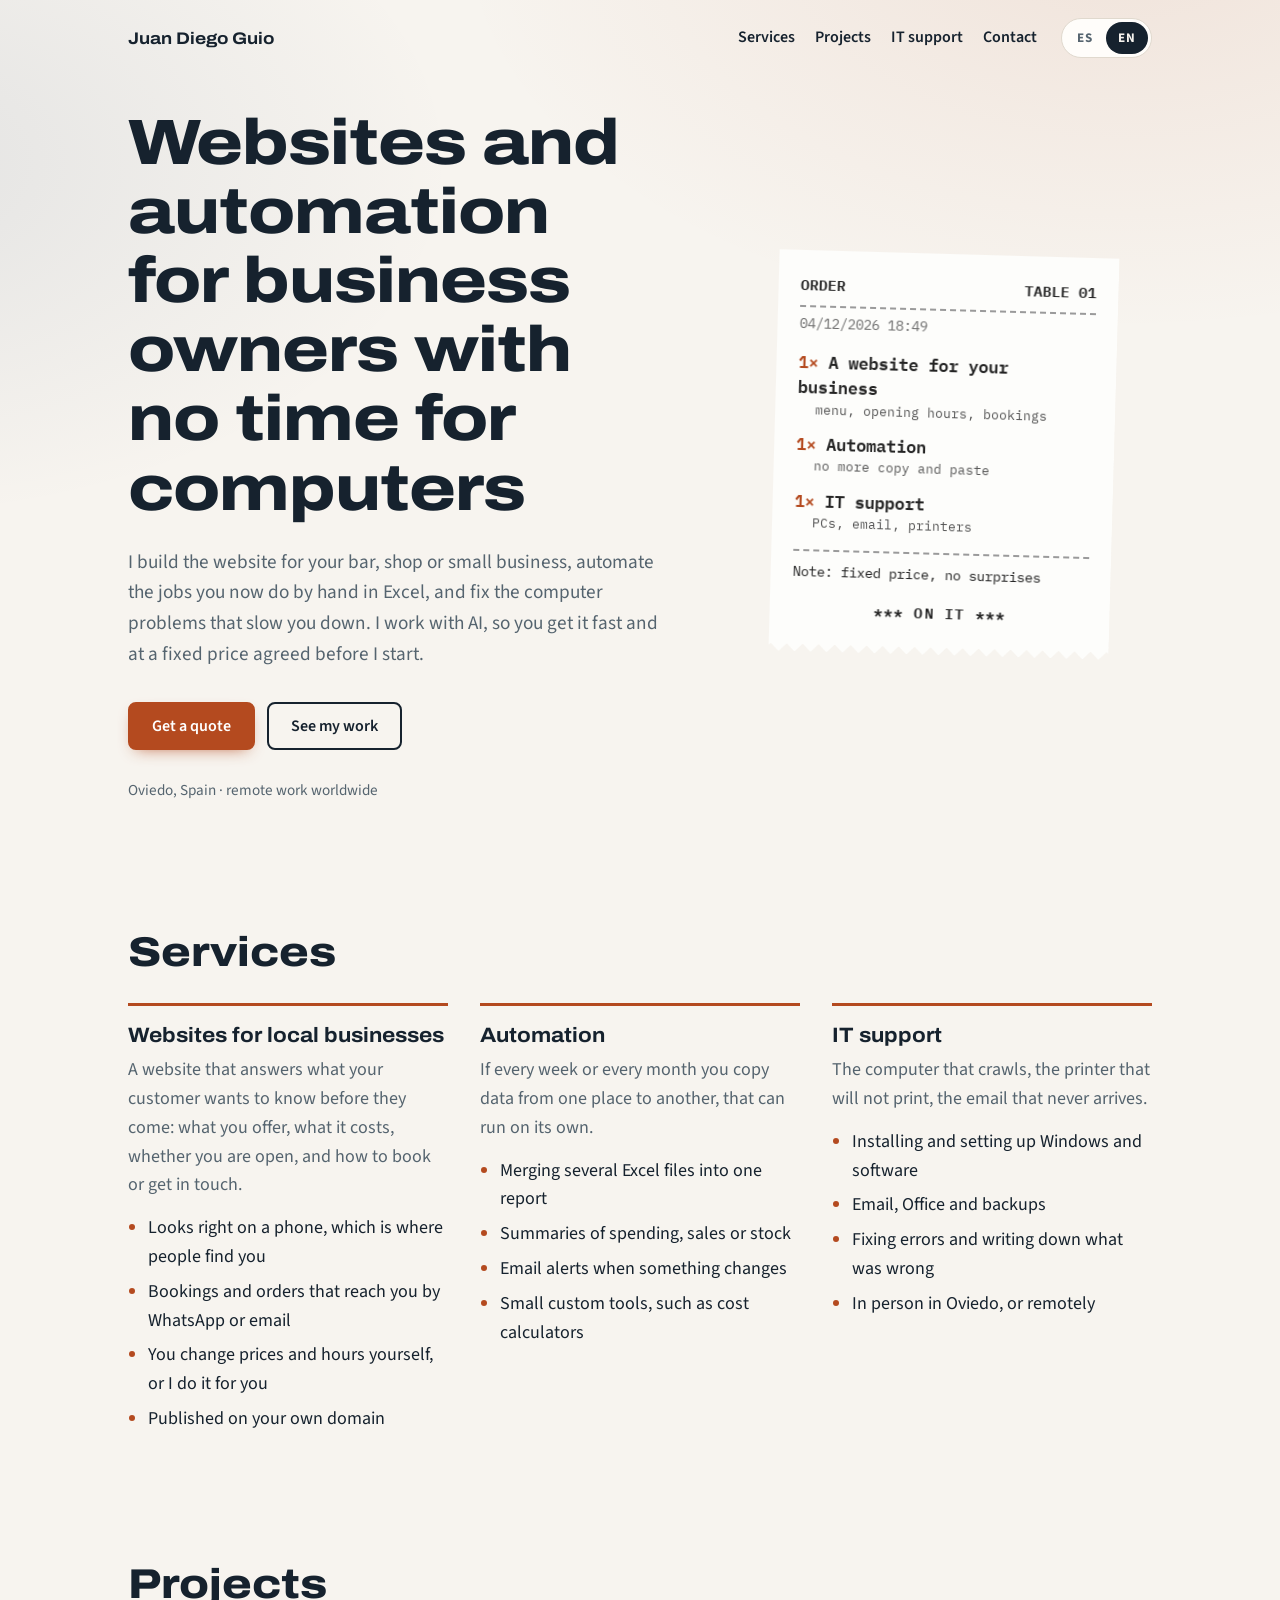
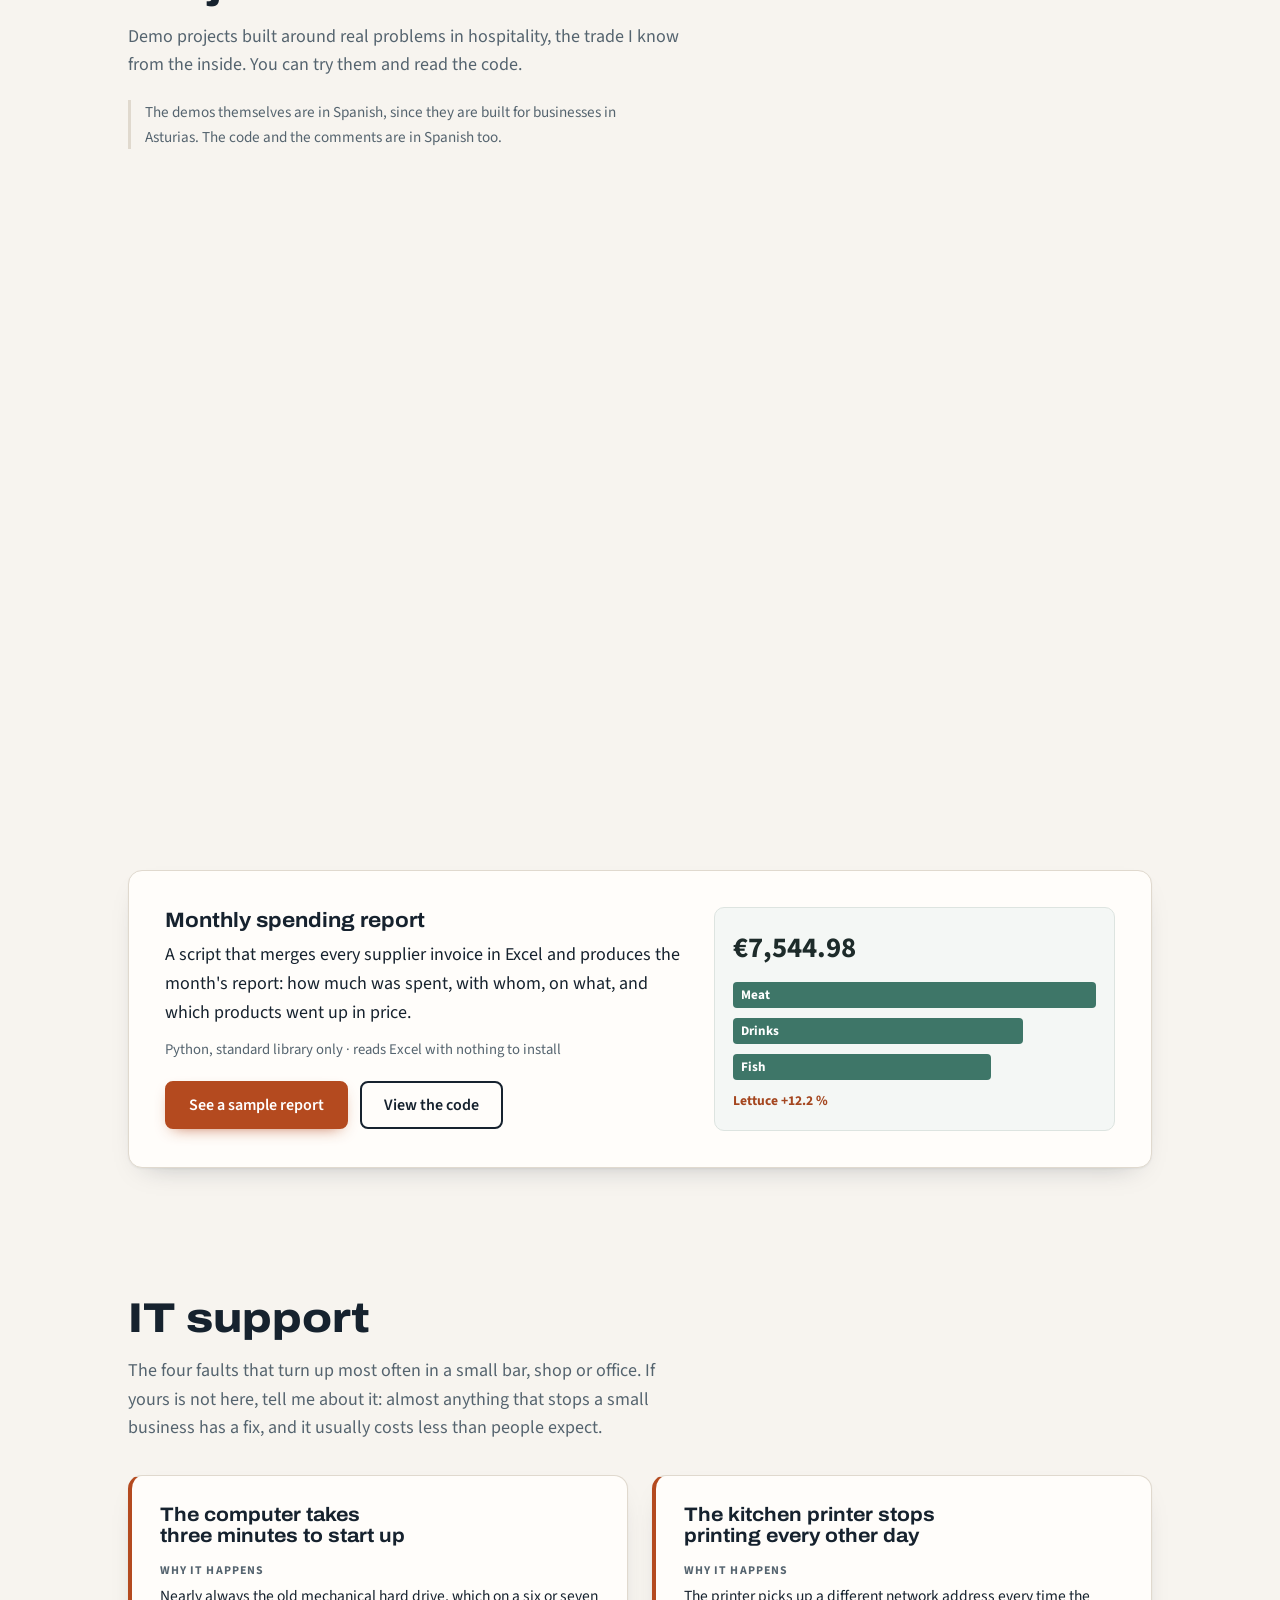
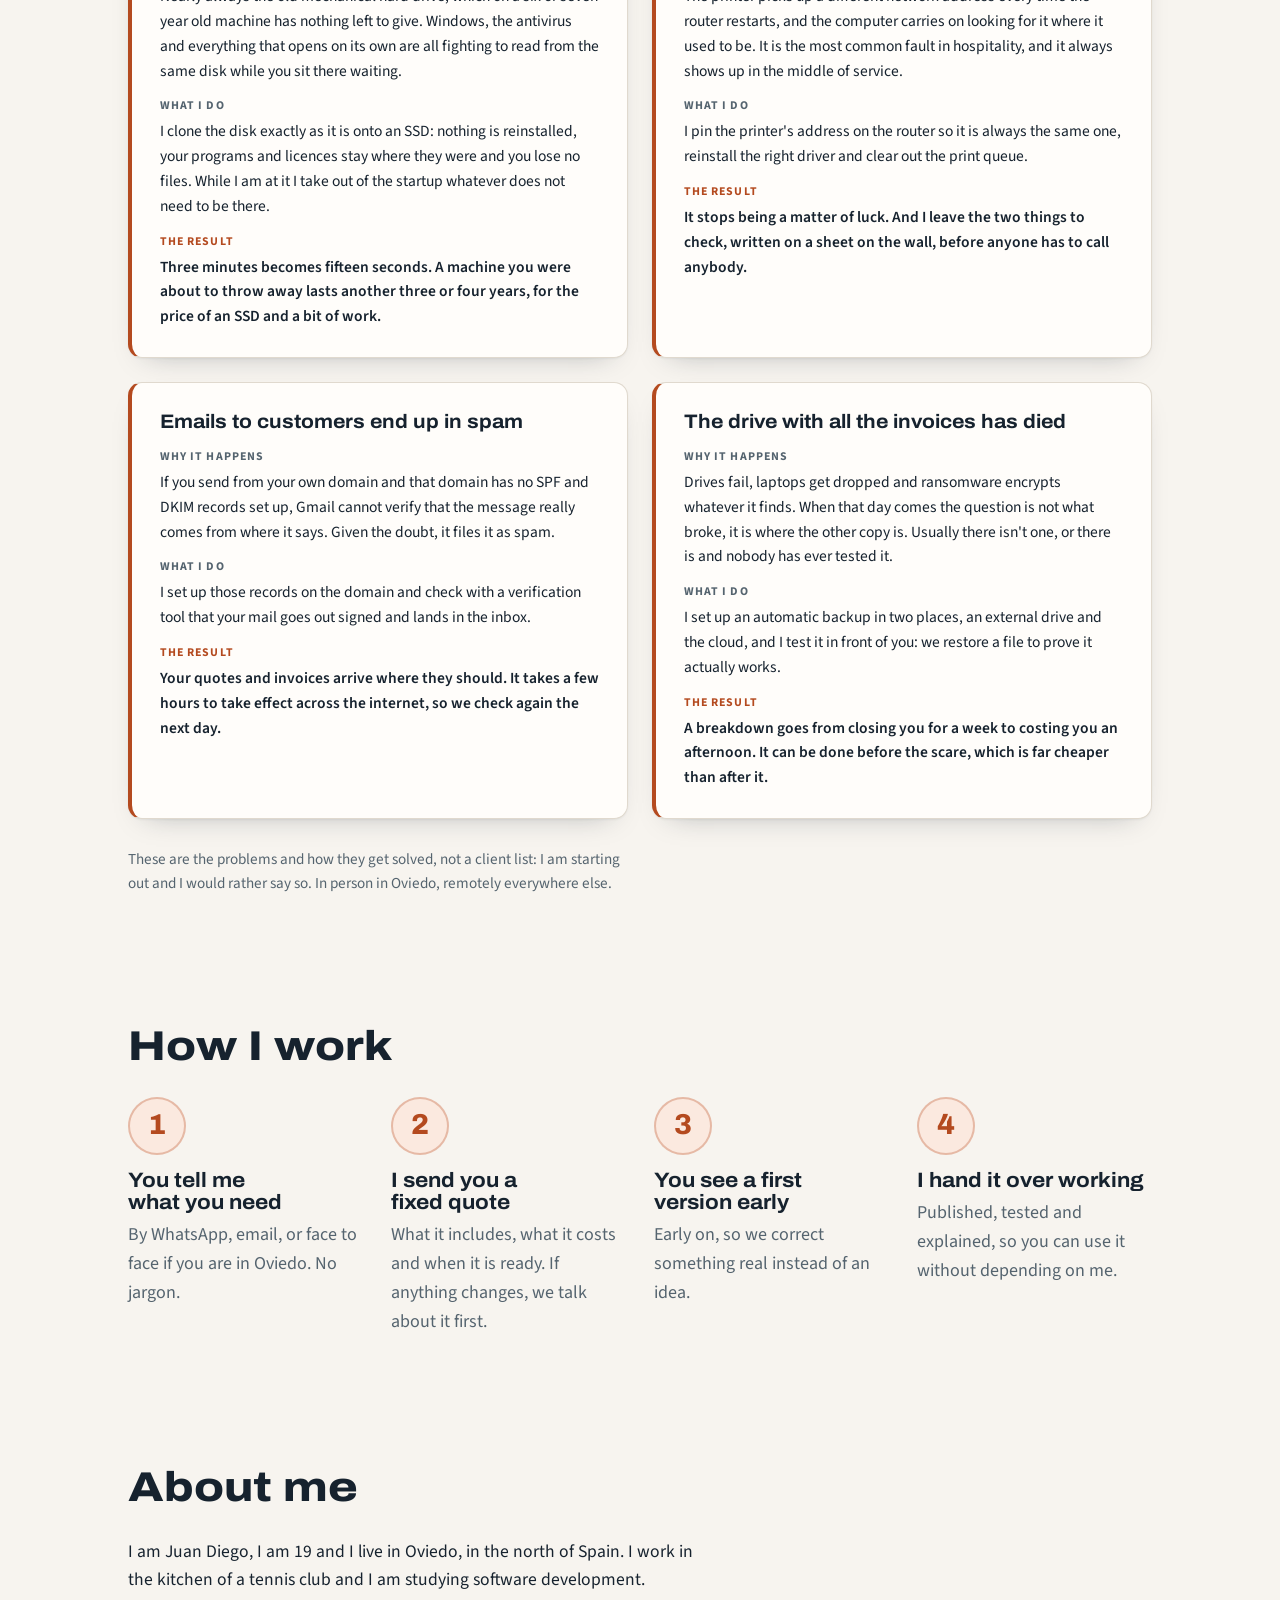
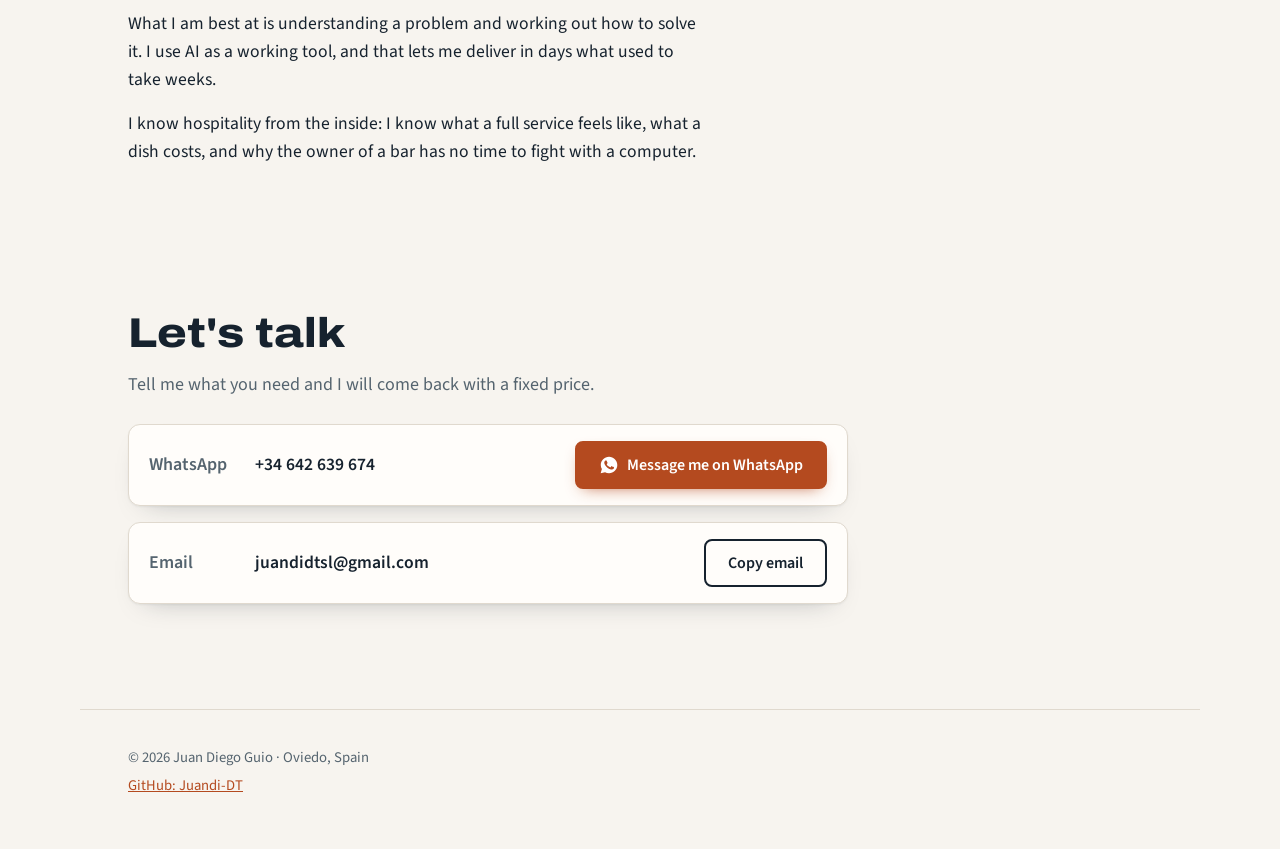
<file: index.html>
<!doctype html>
<html lang="es">
<head>
<meta charset="utf-8">
<meta name="viewport" content="width=device-width, initial-scale=1">
<title>Juan Diego Guio · Webs y automatizaciones para negocios</title>
<meta name="description" content="Webs para bares, restaurantes y comercios, automatizaciones con Excel y soporte informático. Oviedo y en remoto.">
<meta property="og:type" content="website">
<meta property="og:url" content="https://juandi-dt.github.io/">
<meta property="og:title" content="Juan Diego Guio · Webs y automatizaciones para negocios">
<meta property="og:description" content="Webs para bares, restaurantes y comercios, automatizaciones con Excel y soporte informático.">
<link rel="icon" href="favicon.svg" type="image/svg+xml">
<link rel="preconnect" href="https://fonts.googleapis.com">
<link rel="preconnect" href="https://fonts.gstatic.com" crossorigin>
<link rel="stylesheet" href="https://fonts.googleapis.com/css2?family=Archivo:wdth,wght@100..125,500..800&family=Source+Sans+3:wght@400;600&family=IBM+Plex+Mono:wght@400;600&display=swap">
<link rel="stylesheet" href="styles.css">
</head>
<body>

<a class="saltar" href="#contenido" data-t="saltar">Ir al contenido</a>

<header class="cabecera">
  <a class="firma" href="#inicio" data-config="nombre">Juan Diego Guio</a>
  <nav data-t-aria="nav.aria" aria-label="Secciones">
    <a href="#servicios" data-t="nav.servicios">Servicios</a>
    <a href="#proyectos" data-t="nav.proyectos">Proyectos</a>
    <a href="#soporte" data-t="nav.soporte">Soporte</a>
    <a href="#contacto" data-t="nav.contacto">Contacto</a>
  </nav>
  <div class="idiomas" role="group" id="selector-idioma" data-t-aria="idioma.aria" aria-label="Idioma">
    <button type="button" data-idioma="es" data-t-aria="idioma.es" aria-label="Español" aria-pressed="true">ES</button>
    <button type="button" data-idioma="en" data-t-aria="idioma.en" aria-label="Inglés" aria-pressed="false">EN</button>
  </div>
</header>

<main id="contenido">
  <section class="portada" id="inicio">
    <div class="portada-texto">
      <h1 data-t="portada.h1">Webs y automatizaciones para negocios que no tienen tiempo para la informática</h1>
      <p class="entradilla" data-t="portada.entradilla">Monto la web de tu bar, tienda o negocio, automatizo las tareas que haces a mano con Excel y te resuelvo los problemas del ordenador. Trabajo con inteligencia artificial, así que entrego rápido y con precio cerrado antes de empezar.</p>
      <div class="acciones">
        <a class="boton principal" href="#contacto" data-t="portada.cta1">Pedir presupuesto</a>
        <a class="boton" href="#proyectos" data-t="portada.cta2">Ver proyectos</a>
      </div>
      <p class="lugar" data-t="portada.lugar">Oviedo, Asturias · también en remoto</p>
    </div>

    <figure class="comanda" data-t-aria="comanda.aria" aria-label="Comanda con los tres servicios">
      <div class="comanda-papel">
        <p class="comanda-cab"><span data-t="comanda.cab">COMANDA</span><span data-t="comanda.mesa">MESA 01</span></p>
        <p class="comanda-hora" id="comanda-hora">--:--</p>
        <ol class="comanda-lineas">
          <li><span class="cant">1×</span> <span data-t="comanda.l1">Web para tu negocio</span><small data-t="comanda.l1s">carta, horario, reservas</small></li>
          <li><span class="cant">1×</span> <span data-t="comanda.l2">Automatización</span><small data-t="comanda.l2s">adiós al copiar y pegar</small></li>
          <li><span class="cant">1×</span> <span data-t="comanda.l3">Soporte informático</span><small data-t="comanda.l3s">PC, correo, impresoras</small></li>
        </ol>
        <p class="comanda-nota" data-t="comanda.nota">Nota: precio cerrado, sin sorpresas</p>
        <p class="comanda-pie" data-t="comanda.pie">*** MARCHANDO ***</p>
      </div>
    </figure>
  </section>

  <section class="servicios revelar" id="servicios" aria-labelledby="titulo-servicios">
    <h2 id="titulo-servicios" data-t="servicios.h2">Servicios</h2>
    <div class="rejilla-servicios">
      <article class="servicio">
        <h3 data-t="s1.h3">Webs para negocios locales</h3>
        <p data-t="s1.p">Una web que responde a lo que pregunta tu cliente antes de venir: qué ofreces, cuánto cuesta, si estás abierto y cómo reservar o contactar.</p>
        <ul>
          <li data-t="s1.li1">Se ve bien en el móvil, que es desde donde te buscan</li>
          <li data-t="s1.li2">Reservas o pedidos que te llegan por WhatsApp o correo</li>
          <li data-t="s1.li3">Cambias precios y horarios tú mismo, o te lo cambio yo</li>
          <li data-t="s1.li4">Publicada con tu dominio</li>
        </ul>
      </article>
      <article class="servicio">
        <h3 data-t="s2.h3">Automatizaciones</h3>
        <p data-t="s2.p">Si cada semana o cada mes copias datos de un sitio a otro, eso se puede hacer solo.</p>
        <ul>
          <li data-t="s2.li1">Juntar varios Excel en un informe</li>
          <li data-t="s2.li2">Resúmenes de gastos, ventas o stock</li>
          <li data-t="s2.li3">Avisos por correo cuando algo cambia</li>
          <li data-t="s2.li4">Pequeñas herramientas a medida, como calculadoras de costes</li>
        </ul>
      </article>
      <article class="servicio">
        <h3 data-t="s3.h3">Soporte informático</h3>
        <p data-t="s3.p">El ordenador que va lento, la impresora que no imprime, el correo que no llega.</p>
        <ul>
          <li data-t="s3.li1">Instalar y configurar Windows y programas</li>
          <li data-t="s3.li2">Correo, Office y copias de seguridad</li>
          <li data-t="s3.li3">Resolver errores y dejarlo explicado</li>
          <li data-t="s3.li4">En Oviedo en persona, o en remoto</li>
        </ul>
      </article>
    </div>
  </section>

  <section class="proyectos revelar" id="proyectos" aria-labelledby="titulo-proyectos">
    <h2 id="titulo-proyectos" data-t="proyectos.h2">Proyectos</h2>
    <p class="intro" data-t="proyectos.intro">Proyectos de demostración, pensados para problemas reales de la hostelería, que es el sector que conozco desde dentro. Puedes probarlos y ver el código.</p>
    <p class="intro aviso-idioma" data-t="proyectos.idioma" hidden></p>

    <article class="proyecto proyecto--sidreria revelar">
      <div class="proyecto-texto">
        <h3 data-t="p1.h3">Web para una sidrería</h3>
        <p data-t="p1.p">Carta por secciones con los platos ilustrados, horario y un indicador de abierto o cerrado que usa la hora de Oviedo. Las reservas solo ofrecen horas en las que el local abre y llegan por WhatsApp ya escritas.</p>
        <p class="tecnica" data-t="p1.tecnica">HTML, CSS y JavaScript sin librerías</p>
        <div class="enlaces">
          <a class="boton principal" href="proyectos/web-sidreria/" data-t="p1.ver">Ver la web</a>
          <a class="boton" data-codigo="proyectos/web-sidreria" data-t="comun.codigo">Ver el código</a>
        </div>
      </div>
      <div class="muestra muestra-sidreria" aria-hidden="true">
        <span class="m-estado" data-t="ms.estado">Abierto ahora · cierra a las 23:30</span>
        <span class="m-titulo" data-t="ms.titulo">Sidra escanciada y cocina de casa</span>
        <span class="m-linea"><b data-t="ms.l1">Fabada asturiana</b><i data-cifra="14.5">14,50 €</i></span>
        <span class="m-linea"><b data-t="ms.l2">Cachopo de ternera</b><i data-cifra="26">26,00 €</i></span>
        <span class="m-boton" data-t="ms.boton">Reservar mesa</span>
      </div>
    </article>

    <article class="proyecto proyecto--escandallos revelar">
      <div class="proyecto-texto">
        <h3 data-t="p2.h3">Calculadora de escandallos</h3>
        <p data-t="p2.p">Calcula el coste real de cada ración, con las mermas de limpiar y cocinar, y el precio al que hay que venderla. Si escribes el precio de tu carta, te dice si estás perdiendo margen.</p>
        <p class="tecnica" data-t="p2.tecnica">JavaScript sin librerías · guarda recetas en el navegador · exporta a Excel</p>
        <div class="enlaces">
          <a class="boton principal" href="proyectos/calculadora-escandallos/" data-t="p2.ver">Probar la calculadora</a>
          <a class="boton" data-codigo="proyectos/calculadora-escandallos" data-t="comun.codigo">Ver el código</a>
        </div>
      </div>
      <div class="muestra muestra-escandallo" aria-hidden="true">
        <span class="m-fila"><b data-t="me.coste">Coste por ración</b><i data-contar="6.04">6,04 €</i></span>
        <span class="m-fila grande"><b data-t="me.pvp">Precio recomendado</b><i data-contar="22.13">22,13 €</i></span>
        <span class="m-aviso" data-t="me.aviso">A 18 € en carta: food cost del 36,9 %</span>
      </div>
    </article>

    <article class="proyecto proyecto--gastos revelar">
      <div class="proyecto-texto">
        <h3 data-t="p3.h3">Resumen mensual de gastos</h3>
        <p data-t="p3.p">Un script que junta las facturas de todos los proveedores en Excel y saca el informe del mes: cuánto se ha gastado, con quién, en qué y qué productos han subido de precio.</p>
        <p class="tecnica" data-t="p3.tecnica">Python solo con la librería estándar · lee Excel sin instalar nada</p>
        <div class="enlaces">
          <a class="boton principal" href="proyectos/automatizacion-gastos/salida/resumen_2026-09.html" data-t="p3.ver">Ver un informe de ejemplo</a>
          <a class="boton" data-codigo="proyectos/automatizacion-gastos" data-t="comun.codigo">Ver el código</a>
        </div>
      </div>
      <div class="muestra muestra-gastos" aria-hidden="true">
        <span class="m-total" data-contar="7544.98">7.544,98 €</span>
        <span class="m-barra" style="--w:100%"><b data-t="mg.carne">Carne</b></span>
        <span class="m-barra" style="--w:80%"><b data-t="mg.bebida">Bebida</b></span>
        <span class="m-barra" style="--w:71%"><b data-t="mg.pescado">Pescado</b></span>
        <span class="m-sube" data-t="mg.sube">Lechuga +12,2 %</span>
      </div>
    </article>
  </section>

  <section class="soporte revelar" id="soporte" aria-labelledby="titulo-soporte">
    <h2 id="titulo-soporte" data-t="soporte.h2">Soporte informático</h2>
    <p class="intro" data-t="soporte.intro">Las cuatro averías que más aparecen en un bar, una tienda o un despacho pequeño.</p>

    <div class="rejilla-casos">
      <article class="caso">
        <h3 data-t="c1.h3">El ordenador tarda tres minutos en arrancar</h3>
        <dl>
          <div><dt data-t="soporte.causa">Por qué pasa</dt><dd data-t="c1.causa"></dd></div>
          <div><dt data-t="soporte.hago">Qué hago</dt><dd data-t="c1.hago"></dd></div>
          <div class="resultado"><dt data-t="soporte.queda">Cómo queda</dt><dd data-t="c1.queda"></dd></div>
        </dl>
      </article>
      <article class="caso">
        <h3 data-t="c2.h3">La impresora de comandas deja de imprimir cada dos por tres</h3>
        <dl>
          <div><dt data-t="soporte.causa">Por qué pasa</dt><dd data-t="c2.causa"></dd></div>
          <div><dt data-t="soporte.hago">Qué hago</dt><dd data-t="c2.hago"></dd></div>
          <div class="resultado"><dt data-t="soporte.queda">Cómo queda</dt><dd data-t="c2.queda"></dd></div>
        </dl>
      </article>
      <article class="caso">
        <h3 data-t="c3.h3">Los correos a los clientes acaban en spam</h3>
        <dl>
          <div><dt data-t="soporte.causa">Por qué pasa</dt><dd data-t="c3.causa"></dd></div>
          <div><dt data-t="soporte.hago">Qué hago</dt><dd data-t="c3.hago"></dd></div>
          <div class="resultado"><dt data-t="soporte.queda">Cómo queda</dt><dd data-t="c3.queda"></dd></div>
        </dl>
      </article>
      <article class="caso">
        <h3 data-t="c4.h3">Se ha estropeado el disco con las facturas</h3>
        <dl>
          <div><dt data-t="soporte.causa">Por qué pasa</dt><dd data-t="c4.causa"></dd></div>
          <div><dt data-t="soporte.hago">Qué hago</dt><dd data-t="c4.hago"></dd></div>
          <div class="resultado"><dt data-t="soporte.queda">Cómo queda</dt><dd data-t="c4.queda"></dd></div>
        </dl>
      </article>
    </div>

    <p class="nota-soporte" data-t="soporte.nota"></p>
  </section>

  <section class="proceso revelar" aria-labelledby="titulo-proceso">
    <h2 id="titulo-proceso" data-t="proceso.h2">Cómo trabajo</h2>
    <ol class="pasos">
      <li><h3 data-t="paso1.h3">Me cuentas qué necesitas</h3><p data-t="paso1.p">Por WhatsApp, correo o en persona si estás en Oviedo. Sin tecnicismos.</p></li>
      <li><h3 data-t="paso2.h3">Te paso un presupuesto cerrado</h3><p data-t="paso2.p">Qué incluye, cuánto cuesta y cuándo está. Si cambia algo, lo hablamos antes.</p></li>
      <li><h3 data-t="paso3.h3">Ves una primera versión</h3><p data-t="paso3.p">Pronto, para corregir sobre algo real y no sobre una idea.</p></li>
      <li><h3 data-t="paso4.h3">Te lo entrego funcionando</h3><p data-t="paso4.p">Publicado, probado y explicado para que lo puedas usar sin depender de mí.</p></li>
    </ol>
  </section>

  <section class="sobre revelar" aria-labelledby="titulo-sobre">
    <h2 id="titulo-sobre" data-t="sobre.h2">Sobre mí</h2>
    <div class="sobre-texto">
      <p data-t="sobre.p1">Soy Juan Diego, tengo 19 años y vivo en Oviedo. Trabajo en la cocina de un club de tenis y estudio Desarrollo de Aplicaciones Multiplataforma.</p>
      <p data-t="sobre.p2">Lo que más se me da es entender un problema y buscar cómo resolverlo. Uso la inteligencia artificial como herramienta de trabajo, y eso me permite entregar en días lo que antes llevaba semanas.</p>
      <p data-t="sobre.p3">Conozco la hostelería desde dentro: sé lo que es un servicio a tope, lo que cuesta un plato y por qué el dueño de un bar no tiene tiempo para pelearse con el ordenador.</p>
    </div>
  </section>

  <section class="contacto revelar" id="contacto" aria-labelledby="titulo-contacto">
    <h2 id="titulo-contacto" data-t="contacto.h2">Hablemos</h2>
    <p data-t="contacto.p">Cuéntame qué necesitas y te respondo con un presupuesto cerrado.</p>
    <div class="vias">
      <div class="via" id="via-whatsapp" hidden>
        <span class="via-etiqueta" data-t="contacto.whatsapp">WhatsApp</span>
        <span class="via-valor" id="whatsapp-texto"></span>
        <a class="boton principal boton-whatsapp" id="enlace-whatsapp" target="_blank" rel="noopener">
          <svg class="icono-wa" viewBox="0 0 24 24" aria-hidden="true"><path d="M12.04 2C6.58 2 2.13 6.45 2.13 11.91c0 1.75.46 3.46 1.32 4.97L2 22l5.25-1.38a9.9 9.9 0 0 0 4.79 1.22h.01c5.46 0 9.91-4.45 9.91-9.91C21.96 6.45 17.5 2 12.04 2zm5.8 14.03c-.24.68-1.4 1.3-1.93 1.35-.53.05-1.03.24-3.47-.72-2.95-1.16-4.8-4.2-4.95-4.4-.14-.2-1.16-1.55-1.16-2.95s.73-2.1 1-2.38c.26-.29.58-.36.77-.36.2 0 .39 0 .56.01.18.01.42-.07.66.5.24.58.82 2 .89 2.14.07.15.12.32.02.51-.1.2-.15.32-.3.49-.14.17-.3.38-.44.51-.14.15-.29.3-.12.59.17.29.75 1.23 1.6 2 1.1.98 2.03 1.29 2.32 1.44.29.14.46.12.63-.08.17-.19.73-.85.92-1.14.2-.29.39-.24.66-.14.26.1 1.68.79 1.97.94.29.14.48.22.55.34.07.12.07.7-.17 1.38z"/></svg>
          <span data-t="contacto.escribir">Escribir por WhatsApp</span>
        </a>
      </div>
      <div class="via">
        <span class="via-etiqueta" data-t="contacto.correo">Correo</span>
        <span class="via-valor" id="email-texto" data-config="email"></span>
        <button class="boton" type="button" id="copiar-email" data-t="contacto.copiar">Copiar correo</button>
      </div>
    </div>
    <p class="copiado" id="copiado" role="status"></p>
  </section>
</main>

<footer class="pie">
  <p>© <span id="anio"></span> <span data-config="nombre">Juan Diego Guio</span> · <span data-t="pie.lugar">Oviedo, Asturias</span></p>
  <p><a id="enlace-github" hidden></a></p>
</footer>

<script src="textos.js"></script>
<script src="main.js"></script>
</body>
</html>
</file>
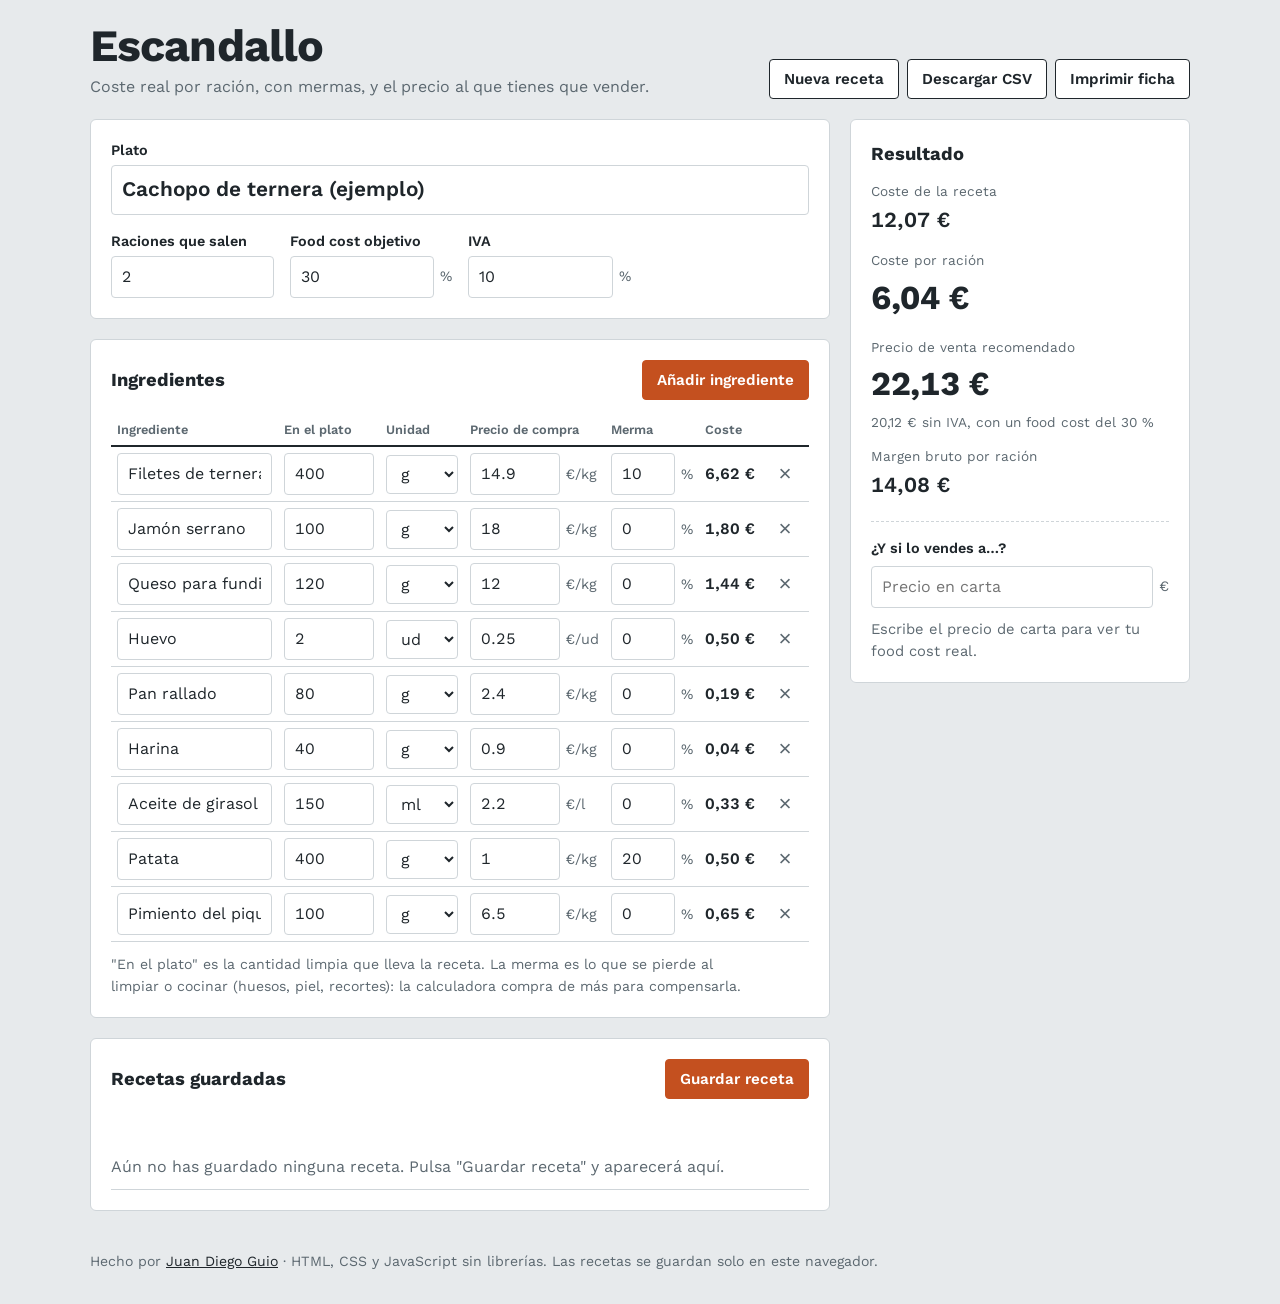
<file: proyectos/calculadora-escandallos/index.html>
<!doctype html>
<html lang="es">
<head>
<meta charset="utf-8">
<meta name="viewport" content="width=device-width, initial-scale=1">
<title>Calculadora de escandallos</title>
<meta name="description" content="Calcula el coste por ración de un plato, con mermas, y el precio de venta según tu food cost objetivo.">
<link rel="preconnect" href="https://fonts.googleapis.com">
<link rel="preconnect" href="https://fonts.gstatic.com" crossorigin>
<link rel="stylesheet" href="https://fonts.googleapis.com/css2?family=Work+Sans:wght@400;500;600;700&display=swap">
<link rel="stylesheet" href="styles.css">
</head>
<body>
<header class="barra">
  <div>
    <h1>Escandallo</h1>
    <p>Coste real por ración, con mermas, y el precio al que tienes que vender.</p>
  </div>
  <div class="barra-acciones">
    <button class="btn" type="button" id="nueva">Nueva receta</button>
    <button class="btn" type="button" id="exportar">Descargar CSV</button>
    <button class="btn" type="button" id="imprimir">Imprimir ficha</button>
  </div>
</header>

<main class="hoja">
  <section class="receta" aria-labelledby="titulo-receta">
    <h2 id="titulo-receta" class="oculto">Datos de la receta</h2>
    <div class="campo ancho">
      <label for="nombre">Plato</label>
      <input id="nombre" autocomplete="off">
    </div>
    <div class="campo">
      <label for="raciones">Raciones que salen</label>
      <input id="raciones" type="number" min="1" step="1" inputmode="numeric">
    </div>
    <div class="campo">
      <label for="objetivo">Food cost objetivo</label>
      <div class="con-unidad"><input id="objetivo" type="number" min="5" max="90" step="1" inputmode="decimal"><span>%</span></div>
    </div>
    <div class="campo">
      <label for="iva">IVA</label>
      <div class="con-unidad"><input id="iva" type="number" min="0" max="30" step="1" inputmode="decimal"><span>%</span></div>
    </div>
  </section>

  <section aria-labelledby="titulo-ingredientes">
    <div class="cabecera-seccion">
      <h2 id="titulo-ingredientes">Ingredientes</h2>
      <button class="btn principal" type="button" id="anadir">Añadir ingrediente</button>
    </div>
    <div class="tabla-envoltorio">
      <table class="ingredientes">
        <thead>
          <tr>
            <th scope="col">Ingrediente</th>
            <th scope="col">En el plato</th>
            <th scope="col">Unidad</th>
            <th scope="col">Precio de compra</th>
            <th scope="col">Merma</th>
            <th scope="col" class="num">Coste</th>
            <th scope="col"><span class="oculto">Quitar</span></th>
          </tr>
        </thead>
        <tbody id="filas"></tbody>
      </table>
    </div>
    <p class="ayuda">"En el plato" es la cantidad limpia que lleva la receta. La merma es lo que se pierde al limpiar o cocinar (huesos, piel, recortes): la calculadora compra de más para compensarla.</p>
  </section>

  <section class="resultado" aria-labelledby="titulo-resultado" aria-live="polite">
    <h2 id="titulo-resultado">Resultado</h2>
    <dl class="cifras">
      <div><dt>Coste de la receta</dt><dd id="r-total">—</dd></div>
      <div class="clave"><dt>Coste por ración</dt><dd id="r-racion">—</dd></div>
      <div class="clave"><dt>Precio de venta recomendado</dt><dd id="r-pvp">—</dd><p class="detalle" id="r-pvp-sin">—</p></div>
      <div><dt>Margen bruto por ración</dt><dd id="r-margen">—</dd></div>
    </dl>
    <div class="comprobar">
      <label for="pvp-real">¿Y si lo vendes a…?</label>
      <div class="con-unidad"><input id="pvp-real" type="number" min="0" step="0.1" inputmode="decimal" placeholder="Precio en carta"><span>€</span></div>
      <p id="r-real" class="veredicto">Escribe el precio de carta para ver tu food cost real.</p>
    </div>
  </section>

  <section class="guardadas" aria-labelledby="titulo-guardadas">
    <div class="cabecera-seccion">
      <h2 id="titulo-guardadas">Recetas guardadas</h2>
      <button class="btn principal" type="button" id="guardar">Guardar receta</button>
    </div>
    <p class="aviso-guardado" id="aviso" role="status"></p>
    <ul id="lista-recetas" class="lista-recetas"></ul>
  </section>
</main>

<footer class="pie">
  Hecho por <a href="../../index.html">Juan Diego Guio</a> · HTML, CSS y JavaScript sin librerías. Las recetas se guardan solo en este navegador.
</footer>

<template id="plantilla-fila">
  <tr>
    <td data-titulo="Ingrediente"><input class="i-nombre" aria-label="Ingrediente" placeholder="Ej.: ternera"></td>
    <td data-titulo="En el plato"><input class="i-cantidad" type="number" min="0" step="any" inputmode="decimal" aria-label="Cantidad en el plato"></td>
    <td data-titulo="Unidad">
      <select class="i-unidad" aria-label="Unidad">
        <option value="g">g</option><option value="kg">kg</option>
        <option value="ml">ml</option><option value="l">l</option>
        <option value="ud">ud</option>
      </select>
    </td>
    <td data-titulo="Precio de compra">
      <div class="con-unidad"><input class="i-precio" type="number" min="0" step="any" inputmode="decimal" aria-label="Precio de compra"><span class="i-por">€/kg</span></div>
    </td>
    <td data-titulo="Merma"><div class="con-unidad"><input class="i-merma" type="number" min="0" max="95" step="any" inputmode="decimal" aria-label="Merma en porcentaje"><span>%</span></div></td>
    <td data-titulo="Coste" class="num i-coste">—</td>
    <td><button class="quitar" type="button" aria-label="Quitar ingrediente">×</button></td>
  </tr>
</template>

<script src="app.js"></script>
</body>
</html>
</file>
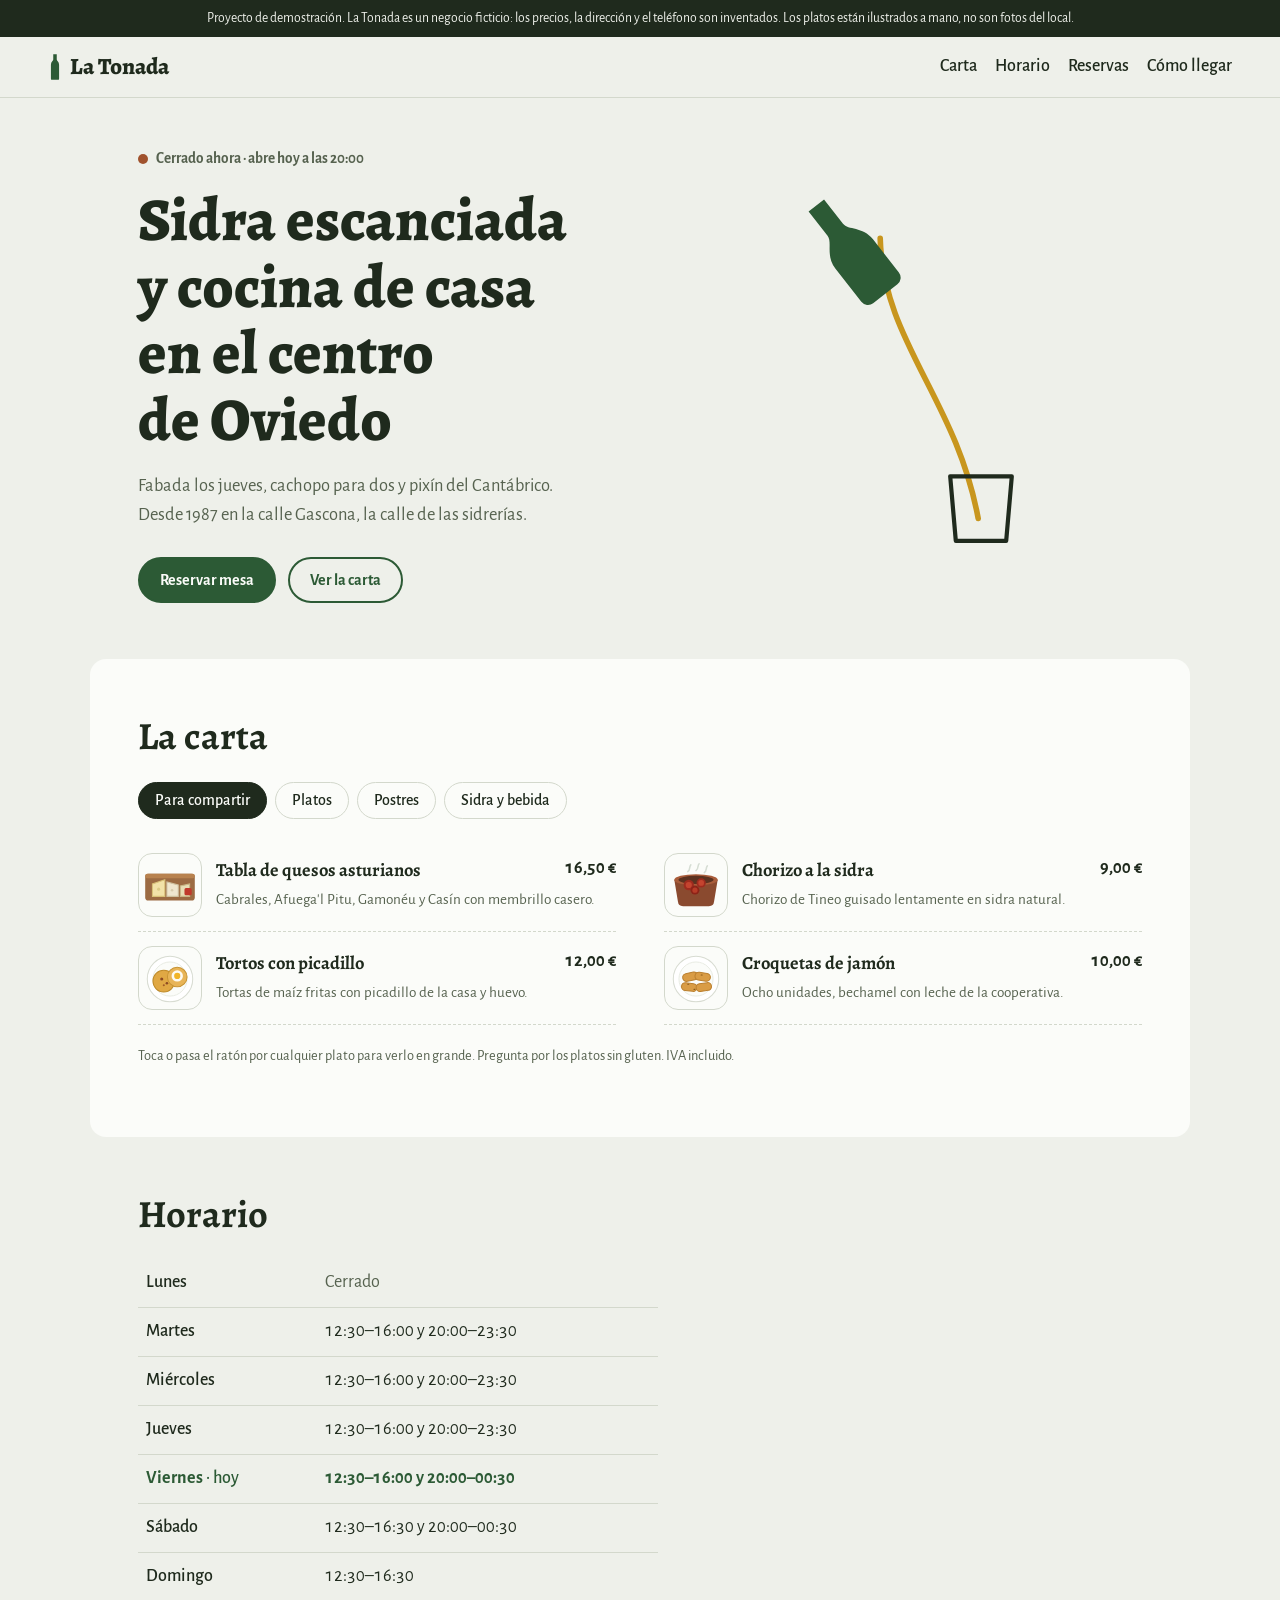
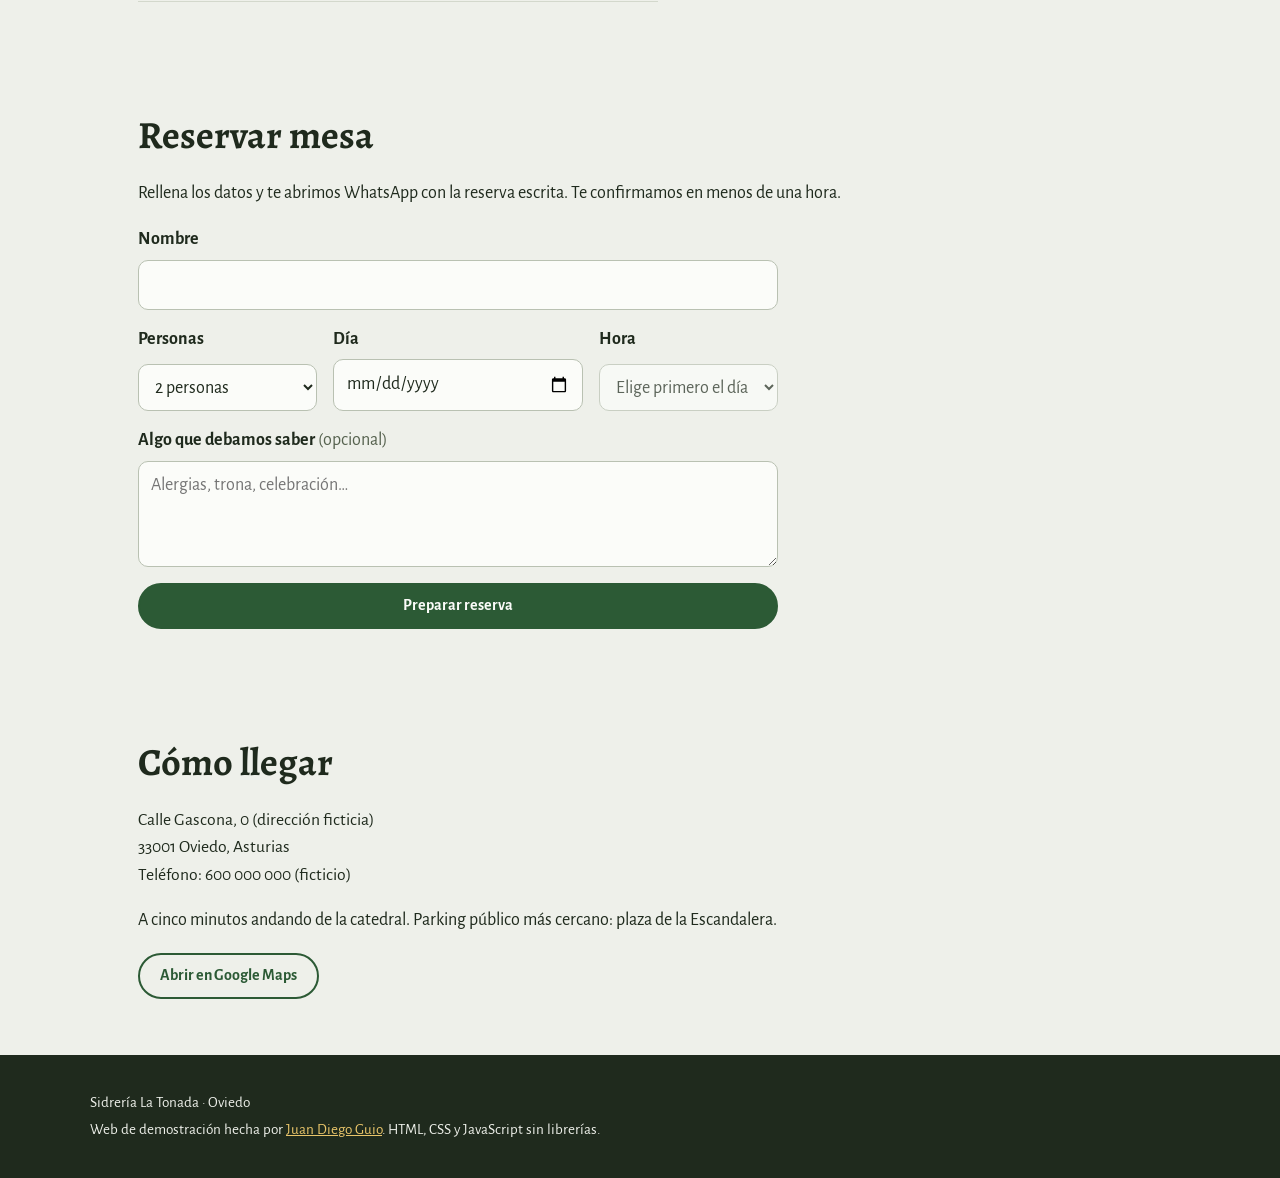
<file: proyectos/web-sidreria/index.html>
<!doctype html>
<html lang="es">
<head>
<meta charset="utf-8">
<meta name="viewport" content="width=device-width, initial-scale=1">
<title>Sidrería La Tonada · Oviedo</title>
<meta name="description" content="Sidra escanciada y cocina asturiana de casa en Oviedo. Carta, horario y reservas.">
<link rel="preconnect" href="https://fonts.googleapis.com">
<link rel="preconnect" href="https://fonts.gstatic.com" crossorigin>
<link rel="stylesheet" href="https://fonts.googleapis.com/css2?family=Alegreya:wght@500;700;800&family=Alegreya+Sans:wght@400;500;700&display=swap">
<link rel="stylesheet" href="styles.css">
</head>
<body>

<!--
  Ilustraciones de la carta. Son dibujos hechos a mano en SVG: pesan unos pocos
  kilobytes, se ven nítidos en cualquier pantalla y no hay que ir a buscar fotos
  con derechos. En un cliente real se sustituyen por fotos suyas: basta cambiar
  el <svg><use> por un <img> en pintarCarta(), en app.js.
-->
<svg class="ilustraciones" aria-hidden="true" focusable="false">
  <defs>
    <!-- Piezas que se repiten: el plato y la cazuela de barro -->
    <g id="base-plato">
      <circle cx="60" cy="62" r="44" fill="#ffffff" stroke="#d8dcd2" stroke-width="2"/>
      <circle cx="60" cy="62" r="33" fill="#fbfcf9" stroke="#e3e7dd" stroke-width="1.5"/>
    </g>
    <g id="base-cazuela">
      <path d="M18 50h84l-7 42a10 10 0 0 1-10 9H35a10 10 0 0 1-10-9z" fill="#8a4a2f"/>
      <ellipse cx="60" cy="50" rx="42" ry="11" fill="#a95c3a"/>
      <ellipse cx="60" cy="50" rx="34" ry="8" fill="#5c3220"/>
    </g>
  </defs>

  <!-- Para compartir -->
  <symbol id="p-queso" viewBox="0 0 120 120">
    <rect x="12" y="38" width="96" height="52" rx="6" fill="#9c6b43"/>
    <rect x="12" y="38" width="96" height="9" rx="4" fill="#b8824f"/>
    <path d="M26 82V58l24-8v32z" fill="#f2e2a8" stroke="#d9c279" stroke-width="2"/>
    <path d="M54 82V54l22 6v22z" fill="#efe6cf" stroke="#cfc1a0" stroke-width="2"/>
    <path d="M80 82V62l18-4v24z" fill="#e8dcb4" stroke="#c8b887" stroke-width="2"/>
    <circle cx="38" cy="68" r="3" fill="#dccb86"/>
    <circle cx="64" cy="70" r="2.5" fill="#d8ccae"/>
    <rect x="88" y="66" width="14" height="14" rx="3" fill="#c0392b"/>
  </symbol>

  <symbol id="p-chorizo" viewBox="0 0 120 120">
    <use href="#base-cazuela"/>
    <circle cx="46" cy="60" r="10" fill="#9e2b1e"/>
    <circle cx="46" cy="60" r="6" fill="#c4442f"/>
    <circle cx="70" cy="56" r="9" fill="#9e2b1e"/>
    <circle cx="70" cy="56" r="5.5" fill="#c4442f"/>
    <circle cx="58" cy="70" r="8.5" fill="#8d2317"/>
    <circle cx="58" cy="70" r="5" fill="#b83c28"/>
    <path d="M44 34c6-4 2-9 6-13M60 32c6-4 2-9 6-13M76 36c6-4 2-9 6-13" stroke="#cdd6cb" stroke-width="3" stroke-linecap="round" fill="none" opacity=".8"/>
  </symbol>

  <symbol id="p-tortos" viewBox="0 0 120 120">
    <use href="#base-plato"/>
    <circle cx="48" cy="66" r="21" fill="#e0a844" stroke="#c08c2c" stroke-width="2"/>
    <circle cx="74" cy="58" r="19" fill="#e8b457" stroke="#c89433" stroke-width="2"/>
    <circle cx="44" cy="62" r="3" fill="#8c4a22"/>
    <circle cx="54" cy="70" r="2.5" fill="#8c4a22"/>
    <circle cx="48" cy="74" r="2" fill="#a05a28"/>
    <circle cx="74" cy="56" r="11" fill="#fdfaf2"/>
    <circle cx="74" cy="56" r="6" fill="#f0b429"/>
  </symbol>

  <symbol id="p-croquetas" viewBox="0 0 120 120">
    <use href="#base-plato"/>
    <g fill="#d99c45" stroke="#bb7f2e" stroke-width="2">
      <rect x="34" y="50" width="30" height="15" rx="7.5" transform="rotate(-12 49 57)"/>
      <rect x="58" y="50" width="30" height="15" rx="7.5" transform="rotate(9 73 57)"/>
      <rect x="32" y="70" width="30" height="15" rx="7.5" transform="rotate(7 47 77)"/>
      <rect x="60" y="70" width="30" height="15" rx="7.5" transform="rotate(-8 75 77)"/>
    </g>
    <path d="M44 72h2M70 54h2M56 82h2" stroke="#8a5a1c" stroke-width="2" stroke-linecap="round"/>
  </symbol>

  <!-- Platos -->
  <symbol id="p-fabada" viewBox="0 0 120 120">
    <use href="#base-cazuela"/>
    <ellipse cx="60" cy="54" rx="31" ry="7" fill="#c98f3e"/>
    <g fill="#f3e6c4" stroke="#d9c99c" stroke-width="1.2">
      <ellipse cx="46" cy="56" rx="7" ry="4.5"/>
      <ellipse cx="62" cy="52" rx="7" ry="4.5"/>
      <ellipse cx="76" cy="57" rx="6.5" ry="4"/>
      <ellipse cx="54" cy="62" rx="7" ry="4.5"/>
      <ellipse cx="70" cy="64" rx="6.5" ry="4"/>
      <ellipse cx="40" cy="64" rx="6" ry="4"/>
    </g>
    <ellipse cx="60" cy="58" rx="9" ry="5" fill="#8d2317"/>
    <ellipse cx="82" cy="52" rx="7" ry="4" fill="#5d3a26"/>
  </symbol>

  <symbol id="p-cachopo" viewBox="0 0 120 120">
    <use href="#base-plato"/>
    <path d="M26 46h68l-5 42H31z" fill="#dfa14c" stroke="#c0842f" stroke-width="2"/>
    <path d="M30 56h60M31 66h58M33 76h54" stroke="#c89040" stroke-width="2.5" stroke-linecap="round" opacity=".7"/>
    <path d="M60 46v42" stroke="#a96f26" stroke-width="2"/>
    <path d="M62 50c10 2 14 10 12 18-2 8-8 12-12 14z" fill="#f2cf5e"/>
    <path d="M30 86c6-6 16-6 22 0" stroke="#c0392b" stroke-width="3" fill="none" stroke-linecap="round"/>
  </symbol>

  <symbol id="p-pixin" viewBox="0 0 120 120">
    <use href="#base-plato"/>
    <path d="M32 58c12-10 34-12 48-2 6 4 6 12 0 16-14 10-36 8-48-2-3-3-3-9 0-12z" fill="#f3efe4" stroke="#d6cfbb" stroke-width="2"/>
    <path d="M40 60c10-4 24-4 32 2" stroke="#ddd4bc" stroke-width="2" fill="none"/>
    <circle cx="44" cy="80" r="7" fill="#e9c767" stroke="#cfa942" stroke-width="1.5"/>
    <circle cx="60" cy="84" r="7" fill="#e9c767" stroke="#cfa942" stroke-width="1.5"/>
    <circle cx="76" cy="80" r="7" fill="#e9c767" stroke="#cfa942" stroke-width="1.5"/>
    <path d="M36 70c14 4 34 4 48-2" stroke="#d98f2a" stroke-width="3" fill="none" stroke-linecap="round"/>
  </symbol>

  <symbol id="p-merluza" viewBox="0 0 120 120">
    <use href="#base-plato"/>
    <ellipse cx="60" cy="60" rx="26" ry="16" fill="#f5f1e6" stroke="#d8d0bc" stroke-width="2"/>
    <path d="M38 60h44" stroke="#ded5c0" stroke-width="2"/>
    <circle cx="60" cy="60" r="4" fill="#cfc6ae"/>
    <path d="M30 76c12 8 36 8 50-2" stroke="#cfe0c2" stroke-width="7" fill="none" stroke-linecap="round"/>
    <g fill="#8f7b52" stroke="#6f5d3c" stroke-width="1.5">
      <path d="M40 84a6 6 0 0 1 12 0z"/>
      <path d="M66 86a6 6 0 0 1 12 0z"/>
    </g>
  </symbol>

  <symbol id="p-escalopines" viewBox="0 0 120 120">
    <use href="#base-plato"/>
    <circle cx="48" cy="58" r="13" fill="#8c4a2e" stroke="#6f3722" stroke-width="2"/>
    <circle cx="72" cy="66" r="13" fill="#8c4a2e" stroke="#6f3722" stroke-width="2"/>
    <path d="M32 72c10 10 36 12 50 2 6-4 4-12-4-12-14 0-28 2-40 4-5 1-8 4-6 6z" fill="#eef0e2" opacity=".92"/>
    <circle cx="52" cy="74" r="2.5" fill="#6d82a8"/>
    <circle cx="66" cy="78" r="2" fill="#6d82a8"/>
    <circle cx="78" cy="72" r="2.2" fill="#6d82a8"/>
  </symbol>

  <!-- Postres -->
  <symbol id="p-arroz" viewBox="0 0 120 120">
    <path d="M24 52h72l-6 38a12 12 0 0 1-12 10H42a12 12 0 0 1-12-10z" fill="#f7f5ee" stroke="#ddd8c8" stroke-width="2"/>
    <ellipse cx="60" cy="52" rx="36" ry="10" fill="#fffdf7" stroke="#ddd8c8" stroke-width="2"/>
    <ellipse cx="60" cy="52" rx="29" ry="7" fill="#c98a33"/>
    <ellipse cx="52" cy="50" rx="7" ry="3" fill="#8a5516"/>
    <ellipse cx="70" cy="54" rx="6" ry="2.6" fill="#8a5516"/>
    <ellipse cx="60" cy="56" rx="5" ry="2.2" fill="#a56a1f"/>
  </symbol>

  <symbol id="p-frixuelos" viewBox="0 0 120 120">
    <use href="#base-plato"/>
    <g fill="#e7bb6b" stroke="#c99a46" stroke-width="2">
      <rect x="28" y="52" width="58" height="16" rx="8" transform="rotate(-8 57 60)"/>
      <rect x="32" y="72" width="58" height="16" rx="8" transform="rotate(6 61 80)"/>
    </g>
    <path d="M34 56c10 4 22 4 32 0M38 78c10 4 22 4 32 0" stroke="#d3a95a" stroke-width="2" fill="none"/>
    <path d="M84 48c6 6 8 14 4 22" stroke="#5a3418" stroke-width="5" fill="none" stroke-linecap="round"/>
  </symbol>

  <symbol id="p-tarta" viewBox="0 0 120 120">
    <use href="#base-plato"/>
    <path d="M60 30 34 84h52z" fill="#f6e2b0" stroke="#dcc383" stroke-width="2"/>
    <path d="M60 30 46 60h28z" fill="#d79b3f"/>
    <path d="M34 84h52l-2 8H36z" fill="#c9a768"/>
    <circle cx="60" cy="70" r="4" fill="#e9cf96"/>
  </symbol>

  <!-- Sidra y bebida -->
  <symbol id="p-sidra" viewBox="0 0 120 120">
    <path d="M44 14h14v22c0 7 11 11 11 24v44a6 6 0 0 1-6 6H39a6 6 0 0 1-6-6V60c0-13 11-17 11-24z" fill="#2c5a35"/>
    <rect x="42" y="12" width="18" height="8" rx="2" fill="#1d3f25"/>
    <rect x="35" y="70" width="32" height="18" rx="2" fill="#f3efe0"/>
    <path d="M80 62h26l-3 36a6 6 0 0 1-6 5h-8a6 6 0 0 1-6-5z" fill="none" stroke="#2e3b2a" stroke-width="3"/>
    <path d="M82 80h22l-2 18a6 6 0 0 1-6 5h-6a6 6 0 0 1-6-5z" fill="#e3bb55"/>
    <path d="M64 26c4 16 20 22 26 34" stroke="#c8961e" stroke-width="3.5" fill="none" stroke-linecap="round"/>
  </symbol>

  <symbol id="p-sidra-copa" viewBox="0 0 120 120">
    <path d="M30 18h14v20c0 7 10 10 10 22v42a5 5 0 0 1-5 5H25a5 5 0 0 1-5-5V60c0-12 10-15 10-22z" fill="#3f6b3e"/>
    <rect x="28" y="16" width="18" height="7" rx="2" fill="#2a4b2b"/>
    <path d="M70 34h34l-5 28a12 12 0 0 1-12 10h-0a12 12 0 0 1-12-10z" fill="none" stroke="#2e3b2a" stroke-width="3"/>
    <path d="M73 46h28l-3 16a12 12 0 0 1-11 8 12 12 0 0 1-11-8z" fill="#e8c76a"/>
    <path d="M87 72v22M76 96h22" stroke="#2e3b2a" stroke-width="3" stroke-linecap="round"/>
  </symbol>

  <symbol id="p-vino" viewBox="0 0 120 120">
    <path d="M38 20h44l-4 32a18 18 0 0 1-36 0z" fill="none" stroke="#2e3b2a" stroke-width="3"/>
    <path d="M41 32h38l-3 20a16 16 0 0 1-32 0z" fill="#8e2b3f"/>
    <path d="M60 70v26M44 98h32" stroke="#2e3b2a" stroke-width="3" stroke-linecap="round"/>
  </symbol>

  <symbol id="p-agua" viewBox="0 0 120 120">
    <path d="M50 12h20v12c0 6 10 10 10 22v58a6 6 0 0 1-6 6H46a6 6 0 0 1-6-6V46c0-12 10-16 10-22z" fill="#cfe4f0" stroke="#9fc2d8" stroke-width="2"/>
    <rect x="48" y="8" width="24" height="8" rx="2" fill="#6ea6c6"/>
    <rect x="44" y="60" width="32" height="22" rx="3" fill="#ffffff" opacity=".75"/>
    <path d="M52 66c4 4 12 4 16 0" stroke="#6ea6c6" stroke-width="2.5" fill="none" stroke-linecap="round"/>
  </symbol>
</svg>

<p class="demo">Proyecto de demostración. La Tonada es un negocio ficticio: los precios, la dirección y el teléfono son inventados. Los platos están ilustrados a mano, no son fotos del local.</p>

<header class="cabecera">
  <a class="marca" href="#inicio" aria-label="Sidrería La Tonada, inicio">
    <svg class="botella" viewBox="0 0 24 48" aria-hidden="true"><path d="M9 2h6v9c0 2 4 4 4 9v24a2 2 0 0 1-2 2H7a2 2 0 0 1-2-2V20c0-5 4-7 4-9z"/></svg>
    La Tonada
  </a>
  <nav aria-label="Secciones">
    <a href="#carta">Carta</a>
    <a href="#horario">Horario</a>
    <a href="#reservas">Reservas</a>
    <a href="#donde">Cómo llegar</a>
  </nav>
</header>

<main id="inicio">
  <section class="portada">
    <div class="portada-texto">
      <p class="estado" id="estado" aria-live="polite">Comprobando horario…</p>
      <h1>Sidra escanciada y cocina de casa en el centro de Oviedo</h1>
      <p class="entradilla">Fabada los jueves, cachopo para dos y pixín del Cantábrico. Desde 1987 en la calle Gascona, la calle de las sidrerías.</p>
      <div class="acciones">
        <a class="boton principal" href="#reservas">Reservar mesa</a>
        <a class="boton" href="#carta">Ver la carta</a>
      </div>
    </div>
    <figure class="escanciado" aria-hidden="true">
      <svg viewBox="0 0 200 260">
        <path class="chorro" d="M58 36 C 60 110, 112 150, 128 236"/>
        <path class="vaso" d="M108 206h44l-4 46h-36z"/>
        <path class="botella-grande" d="M30 4h14v22c0 6 10 10 10 22v30a6 6 0 0 1-6 6H26a6 6 0 0 1-6-6V48c0-12 10-16 10-22z" transform="rotate(-38 37 44)"/>
      </svg>
    </figure>
  </section>

  <section id="carta" class="carta" aria-labelledby="titulo-carta">
    <h2 id="titulo-carta">La carta</h2>
    <div class="pestanas" role="tablist" aria-label="Secciones de la carta">
      <button role="tab" id="tab-compartir" aria-controls="panel-carta" aria-selected="true" data-seccion="compartir">Para compartir</button>
      <button role="tab" id="tab-platos" aria-controls="panel-carta" aria-selected="false" data-seccion="platos">Platos</button>
      <button role="tab" id="tab-postres" aria-controls="panel-carta" aria-selected="false" data-seccion="postres">Postres</button>
      <button role="tab" id="tab-bebida" aria-controls="panel-carta" aria-selected="false" data-seccion="bebida">Sidra y bebida</button>
    </div>
    <div id="panel-carta" role="tabpanel" aria-labelledby="tab-compartir" tabindex="0">
      <ul class="platos" id="lista-platos"></ul>
    </div>
    <p class="nota">Toca o pasa el ratón por cualquier plato para verlo en grande. Pregunta por los platos sin gluten. IVA incluido.</p>
  </section>

  <section id="horario" class="horario" aria-labelledby="titulo-horario">
    <h2 id="titulo-horario">Horario</h2>
    <table>
      <tbody id="tabla-horario"></tbody>
    </table>
  </section>

  <section id="reservas" class="reservas" aria-labelledby="titulo-reservas">
    <h2 id="titulo-reservas">Reservar mesa</h2>
    <p>Rellena los datos y te abrimos WhatsApp con la reserva escrita. Te confirmamos en menos de una hora.</p>
    <form id="form-reserva" novalidate>
      <div class="campo">
        <label for="nombre">Nombre</label>
        <input id="nombre" name="nombre" autocomplete="name" required>
      </div>
      <div class="fila">
        <div class="campo">
          <label for="personas">Personas</label>
          <select id="personas" name="personas"></select>
        </div>
        <div class="campo">
          <label for="fecha">Día</label>
          <input id="fecha" name="fecha" type="date" required>
        </div>
        <div class="campo">
          <label for="hora">Hora</label>
          <select id="hora" name="hora" required disabled>
            <option value="">Elige primero el día</option>
          </select>
        </div>
      </div>
      <div class="campo">
        <label for="notas">Algo que debamos saber <span class="opcional">(opcional)</span></label>
        <textarea id="notas" name="notas" rows="3" placeholder="Alergias, trona, celebración…"></textarea>
      </div>
      <p class="error" id="error-reserva" role="alert" hidden></p>
      <button class="boton principal" type="submit">Preparar reserva</button>
    </form>
    <div class="resumen" id="resumen-reserva" hidden>
      <p id="texto-resumen"></p>
      <a class="boton principal" id="enlace-whatsapp" target="_blank" rel="noopener">Enviar por WhatsApp</a>
      <button class="boton" type="button" id="editar-reserva">Cambiar datos</button>
    </div>
  </section>

  <section id="donde" class="donde" aria-labelledby="titulo-donde">
    <h2 id="titulo-donde">Cómo llegar</h2>
    <address>
      Calle Gascona, 0 (dirección ficticia)<br>
      33001 Oviedo, Asturias<br>
      Teléfono: 600 000 000 (ficticio)
    </address>
    <p>A cinco minutos andando de la catedral. Parking público más cercano: plaza de la Escandalera.</p>
    <a class="boton" href="https://www.google.com/maps/search/?api=1&amp;query=Calle+Gascona+Oviedo" target="_blank" rel="noopener">Abrir en Google Maps</a>
  </section>
</main>

<!-- Visor del plato: <dialog> nativo, sin librerías -->
<dialog id="visor" class="visor" aria-labelledby="visor-titulo">
  <button class="visor-cerrar" type="button" id="visor-cerrar" aria-label="Cerrar">&times;</button>
  <div class="visor-dibujo">
    <svg id="visor-svg" viewBox="0 0 120 120" aria-hidden="true"><use id="visor-use" href=""/></svg>
  </div>
  <div class="visor-texto">
    <p class="visor-seccion" id="visor-seccion"></p>
    <h3 id="visor-titulo"></h3>
    <p class="visor-desc" id="visor-desc"></p>
    <p class="visor-precio" id="visor-precio"></p>
    <p class="visor-nota">Ilustración hecha a mano para esta demostración.</p>
    <a class="boton principal" href="#reservas" id="visor-reservar">Reservar mesa</a>
  </div>
</dialog>

<footer class="pie">
  <p>Sidrería La Tonada · Oviedo</p>
  <p>Web de demostración hecha por <a href="../../index.html">Juan Diego Guio</a>. HTML, CSS y JavaScript sin librerías.</p>
</footer>

<script src="app.js"></script>
</body>
</html>
</file>
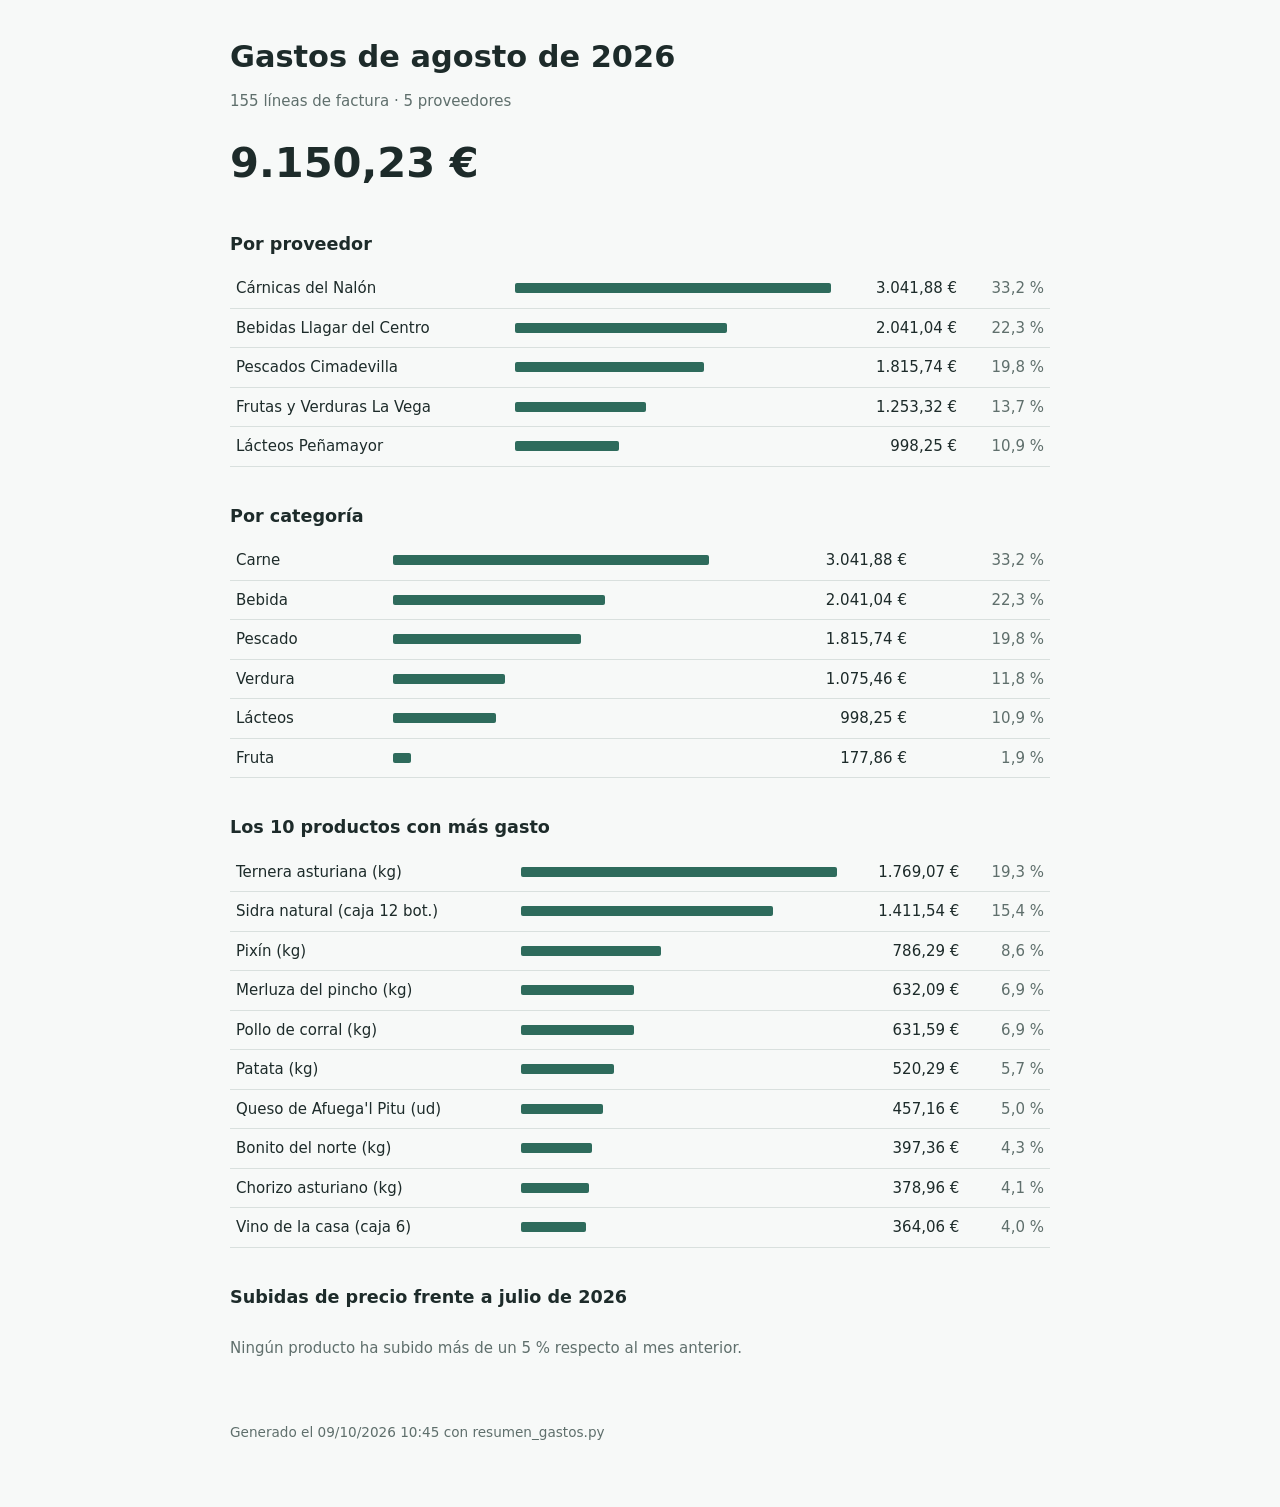
<file: proyectos/automatizacion-gastos/salida/resumen_2026-08.html>
<!doctype html>
<html lang="es">
<head>
<meta charset="utf-8">
<meta name="viewport" content="width=device-width, initial-scale=1">
<title>Gastos de agosto de 2026</title>
<style>
  :root { --tinta:#1d2b2a; --suave:#5f6f6c; --linea:#d9e0de; --fondo:#f7f9f8; --barra:#2e6b5c; --alerta:#a4461f; }
  * { box-sizing:border-box }
  body { margin:0; background:var(--fondo); color:var(--tinta); font:15px/1.5 system-ui, "Segoe UI", sans-serif }
  main { max-width:860px; margin:0 auto; padding-block:40px 64px; padding-inline:20px }
  h1 { font-size:1.9rem; line-height:1.15; margin:0 0 4px }
  h2 { font-size:1.1rem; margin:0 0 12px }
  .total { font-size:2.6rem; font-weight:700; font-variant-numeric:tabular-nums; margin:20px 0 0 }
  .variacion, .tenue { color:var(--suave) }
  section { margin-top:36px }
  table { width:100%; border-collapse:collapse; font-variant-numeric:tabular-nums }
  th, td { text-align:left; padding:8px 6px; border-bottom:1px solid var(--linea); vertical-align:middle }
  thead th { font-size:.85rem; color:var(--suave); font-weight:600 }
  tbody th { font-weight:500 }
  .num { text-align:right; white-space:nowrap }
  .barra { width:40%; min-width:80px }
  .barra span { display:block; height:10px; background:var(--barra); border-radius:2px }
  .sube { color:var(--alerta); font-weight:600 }
  .avisos { color:var(--suave); padding-left:18px }
  .scroll { overflow-x:auto }
  footer { margin-top:48px; font-size:.85rem; color:var(--suave) }
  @media (max-width:560px) { .barra { display:none } .total { font-size:2rem } }
</style>
</head>
<body>
<main>
  <h1>Gastos de agosto de 2026</h1>
  <p class="tenue">155 líneas de factura · 5 proveedores</p>
  <p class="total">9.150,23 €</p>
  

  <section><h2>Por proveedor</h2><div class="scroll"><table><tbody><tr><th scope="row">Cárnicas del Nalón</th><td class="barra"><span style="width:100.0%"></span></td><td class="num">3.041,88 €</td><td class="num tenue">33,2 %</td></tr><tr><th scope="row">Bebidas Llagar del Centro</th><td class="barra"><span style="width:67.1%"></span></td><td class="num">2.041,04 €</td><td class="num tenue">22,3 %</td></tr><tr><th scope="row">Pescados Cimadevilla</th><td class="barra"><span style="width:59.7%"></span></td><td class="num">1.815,74 €</td><td class="num tenue">19,8 %</td></tr><tr><th scope="row">Frutas y Verduras La Vega</th><td class="barra"><span style="width:41.2%"></span></td><td class="num">1.253,32 €</td><td class="num tenue">13,7 %</td></tr><tr><th scope="row">Lácteos Peñamayor</th><td class="barra"><span style="width:32.8%"></span></td><td class="num">998,25 €</td><td class="num tenue">10,9 %</td></tr></tbody></table></div></section>
  <section><h2>Por categoría</h2><div class="scroll"><table><tbody><tr><th scope="row">Carne</th><td class="barra"><span style="width:100.0%"></span></td><td class="num">3.041,88 €</td><td class="num tenue">33,2 %</td></tr><tr><th scope="row">Bebida</th><td class="barra"><span style="width:67.1%"></span></td><td class="num">2.041,04 €</td><td class="num tenue">22,3 %</td></tr><tr><th scope="row">Pescado</th><td class="barra"><span style="width:59.7%"></span></td><td class="num">1.815,74 €</td><td class="num tenue">19,8 %</td></tr><tr><th scope="row">Verdura</th><td class="barra"><span style="width:35.4%"></span></td><td class="num">1.075,46 €</td><td class="num tenue">11,8 %</td></tr><tr><th scope="row">Lácteos</th><td class="barra"><span style="width:32.8%"></span></td><td class="num">998,25 €</td><td class="num tenue">10,9 %</td></tr><tr><th scope="row">Fruta</th><td class="barra"><span style="width:5.8%"></span></td><td class="num">177,86 €</td><td class="num tenue">1,9 %</td></tr></tbody></table></div></section>
  <section><h2>Los 10 productos con más gasto</h2><div class="scroll"><table><tbody><tr><th scope="row">Ternera asturiana (kg)</th><td class="barra"><span style="width:100.0%"></span></td><td class="num">1.769,07 €</td><td class="num tenue">19,3 %</td></tr><tr><th scope="row">Sidra natural (caja 12 bot.)</th><td class="barra"><span style="width:79.8%"></span></td><td class="num">1.411,54 €</td><td class="num tenue">15,4 %</td></tr><tr><th scope="row">Pixín (kg)</th><td class="barra"><span style="width:44.4%"></span></td><td class="num">786,29 €</td><td class="num tenue">8,6 %</td></tr><tr><th scope="row">Merluza del pincho (kg)</th><td class="barra"><span style="width:35.7%"></span></td><td class="num">632,09 €</td><td class="num tenue">6,9 %</td></tr><tr><th scope="row">Pollo de corral (kg)</th><td class="barra"><span style="width:35.7%"></span></td><td class="num">631,59 €</td><td class="num tenue">6,9 %</td></tr><tr><th scope="row">Patata (kg)</th><td class="barra"><span style="width:29.4%"></span></td><td class="num">520,29 €</td><td class="num tenue">5,7 %</td></tr><tr><th scope="row">Queso de Afuega&#x27;l Pitu (ud)</th><td class="barra"><span style="width:25.8%"></span></td><td class="num">457,16 €</td><td class="num tenue">5,0 %</td></tr><tr><th scope="row">Bonito del norte (kg)</th><td class="barra"><span style="width:22.5%"></span></td><td class="num">397,36 €</td><td class="num tenue">4,3 %</td></tr><tr><th scope="row">Chorizo asturiano (kg)</th><td class="barra"><span style="width:21.4%"></span></td><td class="num">378,96 €</td><td class="num tenue">4,1 %</td></tr><tr><th scope="row">Vino de la casa (caja 6)</th><td class="barra"><span style="width:20.6%"></span></td><td class="num">364,06 €</td><td class="num tenue">4,0 %</td></tr></tbody></table></div></section>
  <section><h2>Subidas de precio frente a julio de 2026</h2><div class="scroll"><p class="tenue">Ningún producto ha subido más de un 5 % respecto al mes anterior.</p></div></section>
  

  <footer>Generado el 09/10/2026 10:45 con resumen_gastos.py</footer>
</main>
</body>
</html>
</file>
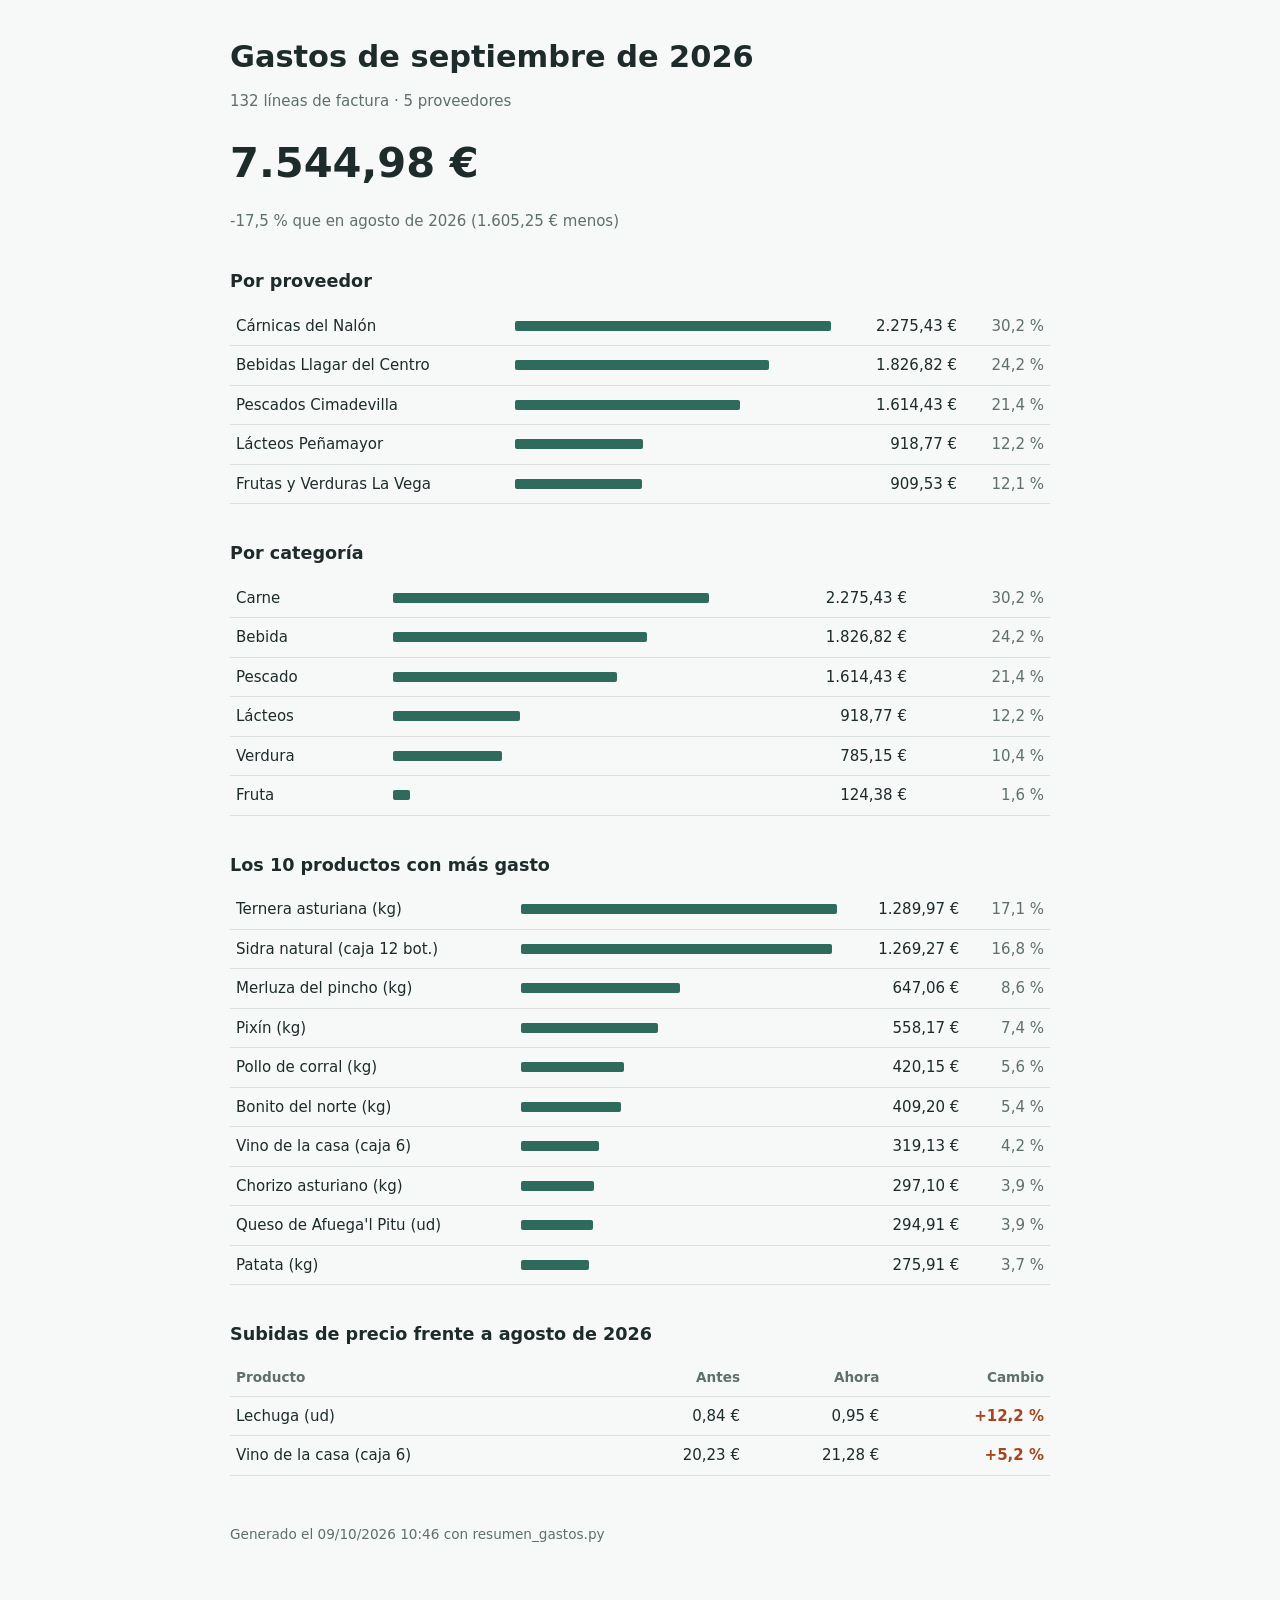
<file: proyectos/automatizacion-gastos/salida/resumen_2026-09.html>
<!doctype html>
<html lang="es">
<head>
<meta charset="utf-8">
<meta name="viewport" content="width=device-width, initial-scale=1">
<title>Gastos de septiembre de 2026</title>
<style>
  :root { --tinta:#1d2b2a; --suave:#5f6f6c; --linea:#d9e0de; --fondo:#f7f9f8; --barra:#2e6b5c; --alerta:#a4461f; }
  * { box-sizing:border-box }
  body { margin:0; background:var(--fondo); color:var(--tinta); font:15px/1.5 system-ui, "Segoe UI", sans-serif }
  main { max-width:860px; margin:0 auto; padding-block:40px 64px; padding-inline:20px }
  h1 { font-size:1.9rem; line-height:1.15; margin:0 0 4px }
  h2 { font-size:1.1rem; margin:0 0 12px }
  .total { font-size:2.6rem; font-weight:700; font-variant-numeric:tabular-nums; margin:20px 0 0 }
  .variacion, .tenue { color:var(--suave) }
  section { margin-top:36px }
  table { width:100%; border-collapse:collapse; font-variant-numeric:tabular-nums }
  th, td { text-align:left; padding:8px 6px; border-bottom:1px solid var(--linea); vertical-align:middle }
  thead th { font-size:.85rem; color:var(--suave); font-weight:600 }
  tbody th { font-weight:500 }
  .num { text-align:right; white-space:nowrap }
  .barra { width:40%; min-width:80px }
  .barra span { display:block; height:10px; background:var(--barra); border-radius:2px }
  .sube { color:var(--alerta); font-weight:600 }
  .avisos { color:var(--suave); padding-left:18px }
  .scroll { overflow-x:auto }
  footer { margin-top:48px; font-size:.85rem; color:var(--suave) }
  @media (max-width:560px) { .barra { display:none } .total { font-size:2rem } }
</style>
</head>
<body>
<main>
  <h1>Gastos de septiembre de 2026</h1>
  <p class="tenue">132 líneas de factura · 5 proveedores</p>
  <p class="total">7.544,98 €</p>
  <p class="variacion">-17,5 % que en agosto de 2026 (1.605,25 € menos)</p>

  <section><h2>Por proveedor</h2><div class="scroll"><table><tbody><tr><th scope="row">Cárnicas del Nalón</th><td class="barra"><span style="width:100.0%"></span></td><td class="num">2.275,43 €</td><td class="num tenue">30,2 %</td></tr><tr><th scope="row">Bebidas Llagar del Centro</th><td class="barra"><span style="width:80.3%"></span></td><td class="num">1.826,82 €</td><td class="num tenue">24,2 %</td></tr><tr><th scope="row">Pescados Cimadevilla</th><td class="barra"><span style="width:71.0%"></span></td><td class="num">1.614,43 €</td><td class="num tenue">21,4 %</td></tr><tr><th scope="row">Lácteos Peñamayor</th><td class="barra"><span style="width:40.4%"></span></td><td class="num">918,77 €</td><td class="num tenue">12,2 %</td></tr><tr><th scope="row">Frutas y Verduras La Vega</th><td class="barra"><span style="width:40.0%"></span></td><td class="num">909,53 €</td><td class="num tenue">12,1 %</td></tr></tbody></table></div></section>
  <section><h2>Por categoría</h2><div class="scroll"><table><tbody><tr><th scope="row">Carne</th><td class="barra"><span style="width:100.0%"></span></td><td class="num">2.275,43 €</td><td class="num tenue">30,2 %</td></tr><tr><th scope="row">Bebida</th><td class="barra"><span style="width:80.3%"></span></td><td class="num">1.826,82 €</td><td class="num tenue">24,2 %</td></tr><tr><th scope="row">Pescado</th><td class="barra"><span style="width:71.0%"></span></td><td class="num">1.614,43 €</td><td class="num tenue">21,4 %</td></tr><tr><th scope="row">Lácteos</th><td class="barra"><span style="width:40.4%"></span></td><td class="num">918,77 €</td><td class="num tenue">12,2 %</td></tr><tr><th scope="row">Verdura</th><td class="barra"><span style="width:34.5%"></span></td><td class="num">785,15 €</td><td class="num tenue">10,4 %</td></tr><tr><th scope="row">Fruta</th><td class="barra"><span style="width:5.5%"></span></td><td class="num">124,38 €</td><td class="num tenue">1,6 %</td></tr></tbody></table></div></section>
  <section><h2>Los 10 productos con más gasto</h2><div class="scroll"><table><tbody><tr><th scope="row">Ternera asturiana (kg)</th><td class="barra"><span style="width:100.0%"></span></td><td class="num">1.289,97 €</td><td class="num tenue">17,1 %</td></tr><tr><th scope="row">Sidra natural (caja 12 bot.)</th><td class="barra"><span style="width:98.4%"></span></td><td class="num">1.269,27 €</td><td class="num tenue">16,8 %</td></tr><tr><th scope="row">Merluza del pincho (kg)</th><td class="barra"><span style="width:50.2%"></span></td><td class="num">647,06 €</td><td class="num tenue">8,6 %</td></tr><tr><th scope="row">Pixín (kg)</th><td class="barra"><span style="width:43.3%"></span></td><td class="num">558,17 €</td><td class="num tenue">7,4 %</td></tr><tr><th scope="row">Pollo de corral (kg)</th><td class="barra"><span style="width:32.6%"></span></td><td class="num">420,15 €</td><td class="num tenue">5,6 %</td></tr><tr><th scope="row">Bonito del norte (kg)</th><td class="barra"><span style="width:31.7%"></span></td><td class="num">409,20 €</td><td class="num tenue">5,4 %</td></tr><tr><th scope="row">Vino de la casa (caja 6)</th><td class="barra"><span style="width:24.7%"></span></td><td class="num">319,13 €</td><td class="num tenue">4,2 %</td></tr><tr><th scope="row">Chorizo asturiano (kg)</th><td class="barra"><span style="width:23.0%"></span></td><td class="num">297,10 €</td><td class="num tenue">3,9 %</td></tr><tr><th scope="row">Queso de Afuega&#x27;l Pitu (ud)</th><td class="barra"><span style="width:22.9%"></span></td><td class="num">294,91 €</td><td class="num tenue">3,9 %</td></tr><tr><th scope="row">Patata (kg)</th><td class="barra"><span style="width:21.4%"></span></td><td class="num">275,91 €</td><td class="num tenue">3,7 %</td></tr></tbody></table></div></section>
  <section><h2>Subidas de precio frente a agosto de 2026</h2><div class="scroll"><table><thead><tr><th>Producto</th><th class="num">Antes</th><th class="num">Ahora</th><th class="num">Cambio</th></tr></thead><tbody><tr><th scope="row">Lechuga (ud)</th><td class="num">0,84 €</td><td class="num">0,95 €</td><td class="num sube">+12,2 %</td></tr><tr><th scope="row">Vino de la casa (caja 6)</th><td class="num">20,23 €</td><td class="num">21,28 €</td><td class="num sube">+5,2 %</td></tr></tbody></table></div></section>
  

  <footer>Generado el 09/10/2026 10:46 con resumen_gastos.py</footer>
</main>
</body>
</html>
</file>
<file: styles.css>
/*
  Portafolio de Juan Diego Guio.
  Idea: de la cocina al código. El elemento con carácter es la comanda de la
  portada (el papel térmico que sale por la impresora de cocina).
  Paleta: papel crema de base, tinta azul marino y un naranja de cobre como
  único color de acción, el del fuego del fogón. Texto a la izquierda,
  una columna en móvil.
  Las animaciones son suaves y breves, y todas se desactivan si el visitante
  tiene activado "reducir movimiento" en su sistema.
*/
:root {
  --fondo: #f7f4ef;
  --fondo-2: #efeae1;
  --superficie: #fffdfa;
  --tinta: #16222e;
  --suave: #55646f;
  --linea: #e0d9ce;
  --accion: #b44a1f;
  --accion-hover: #8e3813;
  --accion-tenue: #fbe9df;
  --marino: #1d3a63;
  --papel: #fdfdfb;
  --papel-tinta: #232323;
  --sombra: 0 1px 2px rgba(22, 34, 46, .05), 0 12px 28px -18px rgba(22, 34, 46, .35);
  --sombra-alta: 0 2px 6px rgba(22, 34, 46, .07), 0 22px 44px -22px rgba(22, 34, 46, .45);
  --display: "Archivo", "Arial Narrow", Arial, sans-serif;
  --texto: "Source Sans 3", "Segoe UI", system-ui, sans-serif;
  --mono: "IBM Plex Mono", Consolas, "Courier New", monospace;
  --curva: cubic-bezier(.22, .72, .3, 1);
  color-scheme: light;
}
@media (prefers-color-scheme: dark) {
  :root {
    --fondo: #121a22;
    --fondo-2: #16202a;
    --superficie: #1a242e;
    --tinta: #e8ecef;
    --suave: #9fadb8;
    --linea: #2c3a46;
    --accion: #f0875a;
    --accion-hover: #ffa279;
    --accion-tenue: #2a1d16;
    --marino: #9db8e8;
    --sombra: 0 1px 2px rgba(0, 0, 0, .3), 0 12px 28px -18px rgba(0, 0, 0, .8);
    --sombra-alta: 0 2px 6px rgba(0, 0, 0, .35), 0 22px 44px -22px rgba(0, 0, 0, .9);
    color-scheme: dark;
  }
}

* { box-sizing: border-box; }
html { scroll-behavior: smooth; }
body {
  margin: 0;
  color: var(--tinta);
  font: 18px/1.6 var(--texto);
  background: var(--fondo);
  /* Dos manchas de color muy tenues, para que el fondo no sea plano. */
  background-image:
    radial-gradient(60rem 36rem at 88% -8%, color-mix(in srgb, var(--accion) 10%, transparent), transparent 70%),
    radial-gradient(52rem 32rem at -10% 18%, color-mix(in srgb, var(--marino) 9%, transparent), transparent 70%);
  background-attachment: fixed;
}
a { color: var(--accion); }
:focus-visible { outline: 3px solid var(--accion); outline-offset: 3px; border-radius: 2px; }

.saltar { position: absolute; left: -9999px; }
.saltar:focus { left: 16px; top: 16px; z-index: 10; background: var(--superficie); padding: 8px 12px; border-radius: 6px; }

.cabecera, main > section, .pie { max-width: 1120px; margin-inline: auto; padding-inline: clamp(16px, 5vw, 48px); }

/* Cabecera: en móvil, firma e idiomas arriba y la navegación debajo;
   a partir de 720px, todo en una línea. */
.cabecera { display: grid; grid-template-columns: 1fr auto; align-items: center; gap: 10px 24px; padding-block: 18px; }
.firma { grid-area: 1 / 1; font: 700 1.05rem var(--display); font-stretch: 112%; color: var(--tinta); text-decoration: none; }
.idiomas { grid-area: 1 / 2; }
.cabecera nav { grid-area: 2 / 1 / 3 / 3; }
@media (min-width: 720px) {
  .cabecera { grid-template-columns: auto 1fr auto; }
  .cabecera nav { grid-area: 1 / 2; justify-self: end; }
  .idiomas { grid-area: 1 / 3; }
}
.firma:hover { color: var(--accion); }
/* Cuatro secciones tienen que caber en una sola línea en un móvil estrecho */
.cabecera nav { display: flex; flex-wrap: wrap; gap: 6px 14px; font-size: .95rem; }
@media (min-width: 720px) { .cabecera nav { gap: 6px 20px; font-size: 1rem; } }
.cabecera nav a { position: relative; color: var(--tinta); text-decoration: none; font-weight: 600; padding-block: 2px; }
.cabecera nav a::after {
  content: ""; position: absolute; left: 0; bottom: -2px; height: 2px; width: 100%;
  background: var(--accion); transform: scaleX(0); transform-origin: left;
  transition: transform .28s var(--curva);
}
.cabecera nav a:hover { color: var(--accion); }
.cabecera nav a:hover::after { transform: scaleX(1); }

/* Selector de idioma */
.idiomas { display: flex; gap: 2px; padding: 3px; border: 1px solid var(--linea); border-radius: 999px; background: var(--superficie); }
.idiomas button {
  border: 0; background: transparent; color: var(--suave); cursor: pointer;
  font: 700 .82rem var(--texto); letter-spacing: .06em;
  padding: 6px 12px; border-radius: 999px; min-height: 32px;
  transition: background .25s var(--curva), color .25s var(--curva);
}
.idiomas button:hover { color: var(--tinta); background: var(--fondo-2); }
.idiomas button[aria-pressed="true"] { background: var(--tinta); color: var(--fondo); }

h1, h2, h3 { font-family: var(--display); line-height: 1.08; text-wrap: balance; margin: 0; }
h1 { font-size: clamp(2.2rem, 5.4vw, 4rem); font-weight: 800; font-stretch: 118%; letter-spacing: -.015em; max-width: 17ch; }
h2 { font-size: clamp(1.8rem, 3.6vw, 2.6rem); font-weight: 800; font-stretch: 115%; margin-bottom: 28px; }
h3 { font-size: 1.3rem; font-weight: 700; font-stretch: 108%; }

/* Mientras esperan su turno, los proyectos están desplazados a un lado. Sin
   esto asomarían por el borde y saldría una barra de scroll horizontal.
   Se usa "clip" y no "hidden" para no crear un contenedor de scroll. */
main { overflow-x: clip; }
main > section { padding-block: 64px; }

/* Secciones que aparecen al llegar a ellas (main.js añade .visible) */
.revelar { opacity: 0; transform: translateY(22px); }
.revelar.visible { opacity: 1; transform: none; transition: opacity .7s var(--curva), transform .7s var(--curva); }

/* Cada proyecto entra a su manera, y la manera dice algo de lo que hace:
   la sidrería se abre como una carta sobre la mesa, la calculadora cuenta
   sus cifras desde cero y el informe de gastos entra por el lado mientras
   sus barras crecen. */
.proyecto.revelar { transform: none; }
.proyecto--sidreria.revelar {
  transform: perspective(1000px) rotateX(9deg) translateY(26px);
  transform-origin: top center;
}
.proyecto--escandallos.revelar { transform: translateY(40px) scale(.965); }
.proyecto--gastos.revelar { transform: translateX(44px); }
.proyecto.revelar.visible {
  transform: none;
  transition: opacity .65s var(--curva), transform .85s var(--curva);
}

/* Sidrería: las líneas de la carta se van escribiendo una detrás de otra */
.proyecto--sidreria.revelar .muestra > span { opacity: 0; transform: translateX(-12px); }
.proyecto--sidreria.revelar.visible .muestra > span {
  opacity: 1; transform: none;
  transition: opacity .45s var(--curva), transform .45s var(--curva);
}
.proyecto--sidreria.revelar.visible .muestra > span:nth-child(1) { transition-delay: .3s; }
.proyecto--sidreria.revelar.visible .muestra > span:nth-child(2) { transition-delay: .4s; }
.proyecto--sidreria.revelar.visible .muestra > span:nth-child(3) { transition-delay: .5s; }
.proyecto--sidreria.revelar.visible .muestra > span:nth-child(4) { transition-delay: .6s; }
.proyecto--sidreria.revelar.visible .muestra > span:nth-child(5) { transition-delay: .7s; }

/* Escandallos: las dos filas suben y la cifra grande da un golpe seco
   cuando el contador termina de subir */
.proyecto--escandallos.revelar .m-fila { opacity: 0; transform: translateY(8px); }
.proyecto--escandallos.revelar.visible .m-fila {
  opacity: 1; transform: none;
  transition: opacity .4s var(--curva), transform .4s var(--curva);
}
.proyecto--escandallos.revelar.visible .m-fila:nth-child(2) { transition-delay: .3s; }
.proyecto--escandallos.revelar .m-aviso { opacity: 0; }
.proyecto--escandallos.revelar.visible .m-aviso { animation: avisar .5s var(--curva) 1.4s both; }
@keyframes avisar { from { opacity: 0; transform: translateY(6px); } to { opacity: 1; transform: none; } }
@media (prefers-reduced-motion: no-preference) {
  .proyecto--escandallos.revelar.visible .m-fila.grande i { animation: cuadrar .5s var(--curva) 1.2s; }
  @keyframes cuadrar {
    0%, 100% { transform: scale(1); }
    40% { transform: scale(1.12); }
  }
}

/* Gastos: el total aparece y detrás van creciendo las barras, una a una */
.proyecto--gastos.revelar .m-sube { opacity: 0; }
.proyecto--gastos.revelar.visible .m-sube { animation: avisar .5s var(--curva) 1.5s both; }

/* Portada */
.portada { display: grid; gap: 48px; align-items: center; padding-top: 32px; }
/* Sin esto, el ancho fijo de la comanda ensancha la columna del grid y la
   portada se sale unos píxeles por la derecha en pantallas estrechas. */
.portada > * { min-width: 0; }
@media (min-width: 900px) { .portada { grid-template-columns: 1.35fr 1fr; } }
.entradilla { font-size: 1.2rem; color: var(--suave); max-width: 54ch; margin: 24px 0 32px; }
.acciones, .enlaces { display: flex; flex-wrap: wrap; gap: 12px; }
.lugar { color: var(--suave); font-size: .95rem; margin: 28px 0 0; }

.boton {
  display: inline-flex; align-items: center; justify-content: center; gap: 8px;
  min-height: 48px; padding: 10px 22px;
  border: 2px solid var(--tinta); border-radius: 8px; background: transparent; color: var(--tinta);
  font: 600 1rem var(--texto); text-decoration: none; cursor: pointer;
  transition: background .25s var(--curva), color .25s var(--curva),
              border-color .25s var(--curva), transform .18s var(--curva), box-shadow .25s var(--curva);
}
.boton:hover { background: color-mix(in srgb, var(--tinta) 8%, transparent); transform: translateY(-2px); }
.boton:active { transform: translateY(0); }
.boton.principal {
  background: var(--accion); border-color: var(--accion); color: #fff;
  box-shadow: 0 6px 16px -8px color-mix(in srgb, var(--accion) 85%, transparent);
}
.boton.principal:hover {
  background: var(--accion-hover); border-color: var(--accion-hover); color: #fff;
  box-shadow: 0 12px 22px -10px color-mix(in srgb, var(--accion) 85%, transparent);
}
@media (prefers-color-scheme: dark) {
  .boton.principal { color: #22100a; }
  .boton.principal:hover { color: #22100a; }
}

/* La comanda */
.comanda { margin: 0; justify-self: center; width: min(340px, 100%); }
.comanda-papel {
  position: relative; background: var(--papel); color: var(--papel-tinta);
  font: 400 .95rem/1.5 var(--mono); padding: 24px 22px 30px;
  box-shadow: 0 1px 0 rgba(0, 0, 0, .06), 0 18px 40px -18px rgba(22, 34, 46, .45);
  transform: rotate(1.6deg);
  transition: transform .5s var(--curva), box-shadow .5s var(--curva);
  /* borde inferior rasgado, como el papel cortado de la impresora */
  -webkit-mask: linear-gradient(#000 0 0) top / 100% calc(100% - 10px) no-repeat,
                conic-gradient(from -45deg at bottom, #0000, #000 1deg 89deg, #0000 90deg) bottom / 16px 10px repeat-x;
          mask: linear-gradient(#000 0 0) top / 100% calc(100% - 10px) no-repeat,
                conic-gradient(from -45deg at bottom, #0000, #000 1deg 89deg, #0000 90deg) bottom / 16px 10px repeat-x;
}
.comanda:hover .comanda-papel { transform: rotate(0deg) translateY(-6px); box-shadow: 0 1px 0 rgba(0, 0, 0, .06), 0 28px 54px -20px rgba(22, 34, 46, .5); }
.comanda-papel p { margin: 0; }
.comanda-cab { display: flex; justify-content: space-between; font-weight: 600; border-bottom: 2px dashed #9a9a9a; padding-bottom: 8px; }
.comanda-hora { color: #6b6b6b; font-size: .85rem; margin-top: 6px !important; }
.comanda-lineas { list-style: none; margin: 16px 0; padding: 0; display: grid; gap: 12px; }
.comanda-lineas li { font-weight: 600; font-size: 1.05rem; }
.comanda-lineas .cant { color: var(--accion); }
.comanda-lineas small { display: block; font-weight: 400; font-size: .82rem; color: #555; padding-left: 2.2ch; }
.comanda-nota { border-top: 2px dashed #9a9a9a; padding-top: 10px; font-size: .85rem; }
.comanda-pie { text-align: center; margin-top: 18px !important; font-weight: 600; letter-spacing: .08em; }
@media (prefers-reduced-motion: no-preference) {
  .comanda-papel { animation: imprimir 1.1s var(--curva) .2s both; }
  @keyframes imprimir {
    from { clip-path: inset(0 0 100% 0); transform: rotate(1.6deg) translateY(-12px); }
    to { clip-path: inset(0 0 0 0); transform: rotate(1.6deg) translateY(0); }
  }
  .comanda-lineas li { animation: entrar-linea .5s var(--curva) both; }
  .comanda-lineas li:nth-child(1) { animation-delay: .8s; }
  .comanda-lineas li:nth-child(2) { animation-delay: .95s; }
  .comanda-lineas li:nth-child(3) { animation-delay: 1.1s; }
  @keyframes entrar-linea { from { opacity: 0; transform: translateX(-8px); } to { opacity: 1; transform: none; } }
}

/* Servicios */
.rejilla-servicios { display: grid; gap: 40px; }
@media (min-width: 860px) { .rejilla-servicios { grid-template-columns: repeat(3, 1fr); gap: 32px; } }
.servicio { position: relative; border-top: 3px solid var(--linea); padding-top: 18px; }
.servicio::before {
  content: ""; position: absolute; top: -3px; left: 0; height: 3px; width: 100%;
  background: var(--accion); transform: scaleX(0); transform-origin: left;
  transition: transform .55s var(--curva);
}
.revelar.visible .servicio::before { transform: scaleX(1); }
.revelar.visible .servicio:nth-child(2)::before { transition-delay: .12s; }
.revelar.visible .servicio:nth-child(3)::before { transition-delay: .24s; }
.servicio p { color: var(--suave); margin: 10px 0 14px; }
.servicio ul { margin: 0; padding-left: 20px; display: grid; gap: 6px; }
.servicio li::marker { color: var(--accion); }

/* Proyectos */
.intro { color: var(--suave); max-width: 62ch; margin: -12px 0 32px; }
.aviso-idioma { font-size: .95rem; border-left: 3px solid var(--linea); padding-left: 14px; }
.aviso-idioma[hidden] { display: none; }
.proyecto {
  display: grid; gap: 28px; align-items: center;
  background: var(--superficie); border: 1px solid var(--linea); border-radius: 14px; padding: clamp(20px, 3vw, 36px);
  box-shadow: var(--sombra);
  transition: transform .4s var(--curva), box-shadow .4s var(--curva), border-color .4s var(--curva);
}
.proyecto:hover { transform: translateY(-4px); box-shadow: var(--sombra-alta); border-color: color-mix(in srgb, var(--accion) 35%, var(--linea)); }
.proyecto + .proyecto { margin-top: 24px; }
@media (min-width: 860px) { .proyecto { grid-template-columns: 1.3fr 1fr; } }
.proyecto-texto { min-width: 0; }
.proyecto-texto p { margin: 10px 0 0; max-width: 60ch; }
.tecnica { color: var(--suave); font-size: .92rem; }
.enlaces { margin-top: 20px; }

/* Mini vistas de cada proyecto (decorativas) */
.muestra {
  border-radius: 10px; padding: 18px; display: grid; gap: 10px; font-size: .9rem; min-width: 0; overflow: hidden;
  transition: transform .4s var(--curva);
}
.muestra span { display: block; }
.proyecto:hover .muestra { transform: scale(1.015); }
.muestra-sidreria { background: #eef0ea; color: #1f2a1d; font-family: Georgia, serif; }
.m-estado { font-family: var(--texto); font-weight: 700; color: #2c5a35; font-size: .8rem; }
.m-titulo { font-size: 1.25rem; font-weight: 700; line-height: 1.15; }
.m-linea { display: flex !important; justify-content: space-between; gap: 12px; border-bottom: 1px dashed #c9cfc2; padding-bottom: 6px; }
.m-linea i { font-style: normal; font-weight: 700; }
.m-boton { justify-self: start; background: #2c5a35; color: #fbfcf9; border-radius: 999px; padding: 6px 14px; font-family: var(--texto); font-weight: 700; }
.muestra-escandallo { background: #e9e4dc; color: #1f262b; }
.m-fila { display: flex !important; justify-content: space-between; align-items: baseline; gap: 12px; background: #fff; padding: 10px 12px; border-radius: 6px; }
.m-fila i { font-style: normal; font-weight: 700; font-variant-numeric: tabular-nums; }
.m-fila.grande i { font-size: 1.5rem; }
.m-aviso { color: #a3361b; font-weight: 600; font-size: .85rem; }
.muestra-gastos { background: #f4f7f5; color: #1d2b2a; border: 1px solid #dde4e0; }
.m-total { font-size: 1.8rem; font-weight: 700; font-variant-numeric: tabular-nums; }
.m-barra { position: relative; height: 26px; }
.m-barra::before {
  content: ""; position: absolute; inset: 0 auto 0 0; width: var(--w); background: #2e6b5c; border-radius: 4px; opacity: .92;
  transform: scaleX(0); transform-origin: left; transition: transform .8s var(--curva);
}
/* Las barras son los hijos 2, 3 y 4 de .muestra-gastos */
.proyecto--gastos.visible .m-barra::before { transform: scaleX(1); transition-delay: .45s; }
.proyecto--gastos.visible .m-barra:nth-child(3)::before { transition-delay: .6s; }
.proyecto--gastos.visible .m-barra:nth-child(4)::before { transition-delay: .75s; }
.m-barra b { position: relative; color: #fff; padding-left: 8px; line-height: 26px; font-size: .82rem; }
.m-sube { color: #a4461f; font-weight: 700; font-size: .85rem; }

/* Soporte: cada avería es una ficha de taller, con su síntoma de titular y
   debajo la causa, lo que hago y cómo queda. */
.rejilla-casos { display: grid; gap: 20px; }
@media (min-width: 820px) { .rejilla-casos { grid-template-columns: 1fr 1fr; gap: 24px; } }
.caso {
  background: var(--superficie); border: 1px solid var(--linea); border-radius: 14px;
  padding: clamp(20px, 2.6vw, 28px); box-shadow: var(--sombra);
  border-left: 4px solid var(--accion);
  transition: transform .35s var(--curva), box-shadow .35s var(--curva);
}
.caso:hover { transform: translateY(-3px); box-shadow: var(--sombra-alta); }
.caso h3 { font-size: 1.22rem; margin-bottom: 16px; text-wrap: balance; }
.caso dl { margin: 0; display: grid; gap: 14px; }
.caso dt {
  font-size: .74rem; font-weight: 700; letter-spacing: .09em; text-transform: uppercase;
  color: var(--suave); margin-bottom: 3px;
}
.caso dd { margin: 0; color: var(--tinta); font-size: .97rem; }
.caso .resultado dd { font-weight: 600; }
.caso .resultado dt { color: var(--accion); }
.nota-soporte { color: var(--suave); font-size: .95rem; max-width: 62ch; margin: 28px 0 0; }

/* Las fichas entran de dos en dos, como se leen */
.soporte.revelar .caso { opacity: 0; transform: translateY(18px); }
.soporte.revelar.visible .caso {
  opacity: 1; transform: none;
  transition: opacity .5s var(--curva), transform .5s var(--curva);
}
.soporte.revelar.visible .caso:nth-child(2) { transition-delay: .1s; }
.soporte.revelar.visible .caso:nth-child(3) { transition-delay: .2s; }
.soporte.revelar.visible .caso:nth-child(4) { transition-delay: .3s; }

/* Proceso: es una secuencia real, por eso va numerado */
.pasos { list-style: none; counter-reset: paso; margin: 0; padding: 0; display: grid; gap: 28px; }
@media (min-width: 860px) { .pasos { grid-template-columns: repeat(4, 1fr); } }
.pasos li { counter-increment: paso; }
.pasos li::before {
  content: counter(paso); display: flex; align-items: center; justify-content: center;
  width: 54px; height: 54px; margin-bottom: 14px; border-radius: 50%;
  font: 800 1.8rem/1 var(--display); color: var(--accion);
  background: var(--accion-tenue); border: 2px solid color-mix(in srgb, var(--accion) 30%, transparent);
  transition: transform .5s var(--curva), background .3s var(--curva);
}
.revelar .pasos li::before { transform: scale(.6); opacity: 0; }
.revelar.visible .pasos li::before { transform: none; opacity: 1; }
.revelar.visible .pasos li:nth-child(2)::before { transition-delay: .1s; }
.revelar.visible .pasos li:nth-child(3)::before { transition-delay: .2s; }
.revelar.visible .pasos li:nth-child(4)::before { transition-delay: .3s; }
.pasos li:hover::before { background: var(--accion); color: #fff; }
@media (prefers-color-scheme: dark) { .pasos li:hover::before { color: #22100a; } }
.pasos p { color: var(--suave); margin: 8px 0 0; }

.sobre-texto { max-width: 64ch; }
.sobre-texto p { margin: 0 0 16px; font-size: 1.1rem; }

/* Contacto */
.contacto > p { color: var(--suave); margin: -12px 0 24px; }
.vias { display: grid; gap: 16px; max-width: 720px; }
.via {
  display: flex; flex-wrap: wrap; align-items: center; gap: 8px 16px;
  background: var(--superficie); border: 1px solid var(--linea); border-radius: 12px; padding: 16px 20px;
  box-shadow: var(--sombra);
  transition: border-color .3s var(--curva), transform .3s var(--curva);
}
.via:hover { transform: translateY(-2px); border-color: color-mix(in srgb, var(--accion) 35%, var(--linea)); }
.via[hidden] { display: none; }
.via-etiqueta { font-weight: 600; color: var(--suave); min-width: 90px; }
.via-valor { flex: 1 1 200px; font-weight: 600; font-size: 1.1rem; overflow-wrap: anywhere; user-select: all; }
.copiado { min-height: 1.6em; color: var(--accion); font-weight: 600; }

/* Botón de WhatsApp: el verde de la aplicación, que es el que la gente reconoce */
.boton-whatsapp { background: #1fa855; border-color: #1fa855; color: #fff; box-shadow: 0 6px 16px -8px rgba(31, 168, 85, .9); }
.boton-whatsapp:hover { background: #178643; border-color: #178643; color: #fff; box-shadow: 0 12px 22px -10px rgba(31, 168, 85, .9); }
@media (prefers-color-scheme: dark) {
  .boton-whatsapp, .boton-whatsapp:hover { color: #fff; }
}
.icono-wa { width: 20px; height: 20px; fill: currentColor; flex: none; }
@media (prefers-reduced-motion: no-preference) {
  .boton-whatsapp:hover .icono-wa { animation: saludar .6s var(--curva); }
  @keyframes saludar {
    0%, 100% { transform: rotate(0); }
    30% { transform: rotate(-12deg); }
    60% { transform: rotate(10deg); }
  }
}

.pie { padding-block: 32px 48px; color: var(--suave); font-size: .92rem; border-top: 1px solid var(--linea); }
.pie p { margin: 4px 0; }

/* Quien pide menos movimiento no ve ninguna animación */
@media (prefers-reduced-motion: reduce) {
  html { scroll-behavior: auto; }
  *, *::before, *::after {
    animation-duration: .001ms !important;
    animation-iteration-count: 1 !important;
    transition-duration: .001ms !important;
  }
  .revelar, .proyecto.revelar { opacity: 1; transform: none; }
  .revelar .pasos li::before { transform: none; opacity: 1; }
  .m-barra::before { transform: scaleX(1); }
  .servicio::before { transform: scaleX(1); }
  .proyecto--sidreria.revelar .muestra > span,
  .proyecto--escandallos.revelar .m-fila,
  .proyecto--escandallos.revelar .m-aviso,
  .proyecto--gastos.revelar .m-sube,
  .soporte.revelar .caso { opacity: 1; transform: none; }
}
</file>
<file: proyectos/calculadora-escandallos/styles.css>
/* Escandallo: una ficha técnica de cocina. Acero inoxidable, papel de comanda
   y un único color de acción, el naranja de la llama del fogón. */
:root {
  --inox: #e7eaec;
  --papel: #ffffff;
  --tinta: #1f262b;
  --suave: #5c6870;
  --linea: #cfd5d9;
  --llama: #c4501f;
  --llama-osc: #9e3e15;
  --bien: #2f6b45;
  --mal: #a3361b;
  --fuente: "Work Sans", "Segoe UI", system-ui, sans-serif;
}
* { box-sizing: border-box; }
body { margin: 0; background: var(--inox); color: var(--tinta); font: 16px/1.5 var(--fuente); }
:focus-visible { outline: 3px solid var(--llama); outline-offset: 2px; }
.oculto { position: absolute; width: 1px; height: 1px; overflow: hidden; clip: rect(0 0 0 0); white-space: nowrap; }

.barra {
  display: flex; flex-wrap: wrap; gap: 16px; justify-content: space-between; align-items: end;
  padding: 24px clamp(16px, 4vw, 40px) 20px;
  max-width: 1180px; margin: 0 auto;
}
h1 { font-size: clamp(2rem, 5vw, 2.8rem); font-weight: 700; letter-spacing: -.02em; margin: 0; line-height: 1; }
.barra p { margin: 6px 0 0; color: var(--suave); }
.barra-acciones { display: flex; flex-wrap: wrap; gap: 8px; }
h2 { font-size: 1.15rem; margin: 0; }

.hoja {
  max-width: 1180px; margin: 0 auto 32px; padding-inline: clamp(16px, 4vw, 40px);
  display: grid; gap: 20px;
}
.hoja > section { background: var(--papel); border-radius: 6px; padding: 20px; border: 1px solid var(--linea); min-width: 0; }
@media (min-width: 980px) {
  .hoja { grid-template-columns: 1fr 340px; }
  .hoja > section { grid-column: 1; }
  .hoja > .resultado { grid-column: 2; grid-row: 1 / span 2; position: sticky; top: 16px; align-self: start; }
  .hoja > .guardadas { grid-column: 1; }
}

.receta { display: grid; gap: 16px; grid-template-columns: repeat(auto-fit, minmax(150px, 1fr)); }
.receta .ancho { grid-column: 1 / -1; }
.campo { display: grid; gap: 4px; min-width: 0; }
label { font-weight: 600; font-size: .9rem; }
input, select {
  font: inherit; color: inherit; width: 100%; min-width: 0;
  padding: 8px 10px; border: 1px solid var(--linea); border-radius: 4px; background: var(--papel);
}
input:focus, select:focus { border-color: var(--llama); outline: 2px solid color-mix(in srgb, var(--llama) 35%, transparent); }
#nombre { font-size: 1.3rem; font-weight: 600; }
.con-unidad { display: flex; align-items: center; gap: 6px; }
.con-unidad span { color: var(--suave); white-space: nowrap; font-size: .9rem; }

.btn {
  font: 600 .95rem var(--fuente); min-height: 40px; padding: 8px 14px; border-radius: 4px; cursor: pointer;
  border: 1px solid var(--tinta); background: var(--papel); color: var(--tinta);
}
.btn:hover { background: var(--inox); }
.btn.principal { background: var(--llama); border-color: var(--llama); color: #fff; }
.btn.principal:hover { background: var(--llama-osc); border-color: var(--llama-osc); }

.cabecera-seccion { display: flex; flex-wrap: wrap; gap: 12px; justify-content: space-between; align-items: center; margin-bottom: 14px; }

/* Tabla de ingredientes: tabla en escritorio, fichas apiladas en móvil */
.tabla-envoltorio { overflow-x: auto; }
.ingredientes { width: 100%; border-collapse: collapse; font-variant-numeric: tabular-nums; }
.ingredientes th { text-align: left; font-size: .8rem; font-weight: 600; color: var(--suave); padding: 6px; border-bottom: 2px solid var(--tinta); }
.ingredientes td { padding: 6px; border-bottom: 1px solid var(--linea); vertical-align: middle; }
.ingredientes td:first-child { min-width: 150px; }
.ingredientes .i-cantidad, .ingredientes .i-precio { width: 90px; }
.ingredientes .i-merma { width: 64px; }
.ingredientes .i-unidad { width: 72px; padding-right: 4px; }
.num { text-align: right; white-space: nowrap; }
.i-coste { font-weight: 600; }
.quitar { border: 0; background: transparent; color: var(--suave); font-size: 1.4rem; line-height: 1; cursor: pointer; width: 36px; height: 36px; border-radius: 4px; }
.quitar:hover { background: var(--inox); color: var(--mal); }
.ayuda { color: var(--suave); font-size: .88rem; margin: 12px 0 0; max-width: 70ch; }

@media (max-width: 720px) {
  .ingredientes thead { display: none; }
  .ingredientes, .ingredientes tbody { display: block; }
  .ingredientes tr { display: grid; grid-template-columns: 1fr 1fr; gap: 8px 12px; padding: 12px 0; border-bottom: 1px solid var(--linea); position: relative; }
  .ingredientes td { display: grid; gap: 2px; border: 0; padding: 0; }
  .ingredientes td[data-titulo]::before { content: attr(data-titulo); font-size: .78rem; font-weight: 600; color: var(--suave); }
  .ingredientes td:first-child { grid-column: 1 / -1; min-width: 0; padding-right: 40px; }
  .ingredientes td:last-child { position: absolute; top: 8px; right: 0; }
  .ingredientes .i-cantidad, .ingredientes .i-precio, .ingredientes .i-merma, .ingredientes .i-unidad { width: 100%; }
  .num { text-align: left; }
}

/* Resultado */
.cifras { margin: 14px 0 0; display: grid; gap: 14px; }
.cifras div { display: grid; gap: 2px; }
.cifras dt { font-size: .85rem; color: var(--suave); }
.cifras dd { margin: 0; font-size: 1.35rem; font-weight: 600; font-variant-numeric: tabular-nums; }
.cifras .clave dd { font-size: 2.1rem; font-weight: 700; letter-spacing: -.01em; }
.detalle { margin: 0; font-size: .85rem; color: var(--suave); }
.comprobar { margin-top: 20px; padding-top: 16px; border-top: 1px dashed var(--linea); display: grid; gap: 6px; }
.veredicto { margin: 4px 0 0; font-size: .92rem; color: var(--suave); }
.veredicto.bien { color: var(--bien); font-weight: 600; }
.veredicto.mal { color: var(--mal); font-weight: 600; }

/* Guardadas */
.aviso-guardado { margin: 0 0 8px; min-height: 1.5em; color: var(--bien); font-weight: 600; }
.lista-recetas { list-style: none; margin: 0; padding: 0; display: grid; gap: 0; }
.lista-recetas li { display: flex; flex-wrap: wrap; align-items: center; gap: 8px 12px; padding: 10px 0; border-bottom: 1px solid var(--linea); }
.lista-recetas .titulo-receta { flex: 1 1 200px; min-width: 0; font-weight: 600; }
.lista-recetas .titulo-receta small { display: block; font-weight: 400; color: var(--suave); }
.lista-recetas .vacio { color: var(--suave); }
.lista-recetas button { font: 500 .88rem var(--fuente); background: none; border: 0; color: var(--llama-osc); cursor: pointer; padding: 6px 4px; text-decoration: underline; text-underline-offset: 3px; }
.lista-recetas button.confirmar { color: var(--mal); font-weight: 700; }

.pie { max-width: 1180px; margin: 0 auto; padding: 8px clamp(16px, 4vw, 40px) 32px; color: var(--suave); font-size: .88rem; }
.pie a { color: var(--tinta); }

/* Ficha impresa: solo la receta y el resultado, y los campos como texto.
   En papel no hay nada que editar, así que no se imprime ningún control:
   ni recuadros, ni las flechas de subir y bajar de los campos numéricos,
   ni la flecha del desplegable de unidades. */
@media print {
  body { background: #fff; color: #000; }
  .barra-acciones, .guardadas, .pie, #anadir, .quitar, .comprobar, .ayuda,
  .cabecera-seccion .btn { display: none !important; }
  .hoja { display: block; max-width: none; padding-inline: 0; }
  .hoja > section { border: 0; padding: 0 0 16px; background: transparent; }
  .tabla-envoltorio { overflow: visible; }

  input, select {
    appearance: none; -webkit-appearance: none; -moz-appearance: textfield;
    border: 0; padding: 0; background: transparent; color: inherit;
    text-overflow: clip;
  }
  input::-webkit-outer-spin-button,
  input::-webkit-inner-spin-button { -webkit-appearance: none; margin: 0; }
  select::-ms-expand { display: none; }

  /* En papel el campo ocupa lo que ocupa su contenido, no el ancho que
     necesitaba para poder escribir: así la unidad queda pegada a la cifra y
     los nombres largos de ingrediente caben enteros. */
  .con-unidad { gap: 3px; }
  .receta .con-unidad input { width: 3.5em; }
  /* Las cifras con unidad detrás van pegadas a ella */
  .con-unidad input[type="number"], .ingredientes input[type="number"] { text-align: right; }
  .ingredientes .i-cantidad, .ingredientes .i-precio { width: 60px; }
  .ingredientes .i-merma { width: 36px; }
  .ingredientes .i-unidad { width: 44px; }
  .ingredientes td:first-child { width: 36%; min-width: 0; }

  .ingredientes th, .ingredientes td { padding: 4px 6px; }
  .resultado, .ingredientes tr { break-inside: avoid; }
  .cifras .clave dd { font-size: 1.6rem; }
}
</file>
<file: proyectos/web-sidreria/styles.css>
/* Sidrería La Tonada: piedra clara, verde de botella de sidra y el dorado de la manzana.
   Una columna en móvil; portada en dos columnas desde 820px. */
:root {
  --piedra: #eef0ea;
  --papel: #fbfcf9;
  --tinta: #1f2a1d;
  --suave: #56624f;
  --botella: #2c5a35;
  --botella-oscura: #1d3f25;
  --manzana: #c8961e;
  --linea: #d3d8cc;
  --serif: "Alegreya", Georgia, "Times New Roman", serif;
  --sans: "Alegreya Sans", "Segoe UI", system-ui, sans-serif;
}

* { box-sizing: border-box; }
html { scroll-behavior: smooth; }
@media (prefers-reduced-motion: reduce) { html { scroll-behavior: auto; } }

/* Las ilustraciones de la carta: el <svg> con los dibujos no se ve,
   solo sirve para que cada plato pueda apuntar al suyo con <use>. */
.ilustraciones { position: absolute; width: 0; height: 0; overflow: hidden; }
body {
  margin: 0;
  background: var(--piedra);
  color: var(--tinta);
  font: 18px/1.55 var(--sans);
}
a { color: var(--botella); }
:focus-visible { outline: 3px solid var(--manzana); outline-offset: 2px; }

.demo {
  margin: 0;
  padding: 8px 16px;
  background: var(--tinta);
  color: var(--piedra);
  font-size: .85rem;
  text-align: center;
}

/* Cabecera */
.cabecera {
  position: sticky; top: 0; z-index: 5;
  display: flex; flex-wrap: wrap; gap: 8px 24px; align-items: center; justify-content: space-between;
  padding: 12px clamp(16px, 4vw, 48px);
  background: color-mix(in srgb, var(--piedra) 92%, transparent);
  backdrop-filter: blur(6px);
  border-bottom: 1px solid var(--linea);
}
.marca {
  display: flex; align-items: center; gap: 8px;
  font: 800 1.45rem/1 var(--serif); color: var(--tinta); text-decoration: none;
}
.botella { width: 14px; height: 28px; fill: var(--botella); }
.cabecera nav { display: flex; flex-wrap: wrap; gap: 4px 18px; }
.cabecera nav a { color: var(--tinta); text-decoration: none; font-weight: 500; padding: 4px 0; }
.cabecera nav a:hover { color: var(--botella); text-decoration: underline; text-underline-offset: 4px; }

main > section { padding-inline: clamp(16px, 4vw, 48px); padding-block: 56px; max-width: 1100px; margin-inline: auto; }
h1, h2 { font-family: var(--serif); line-height: 1.1; text-wrap: balance; margin: 0; }
h1 { font-size: clamp(2.2rem, 5.5vw, 3.8rem); font-weight: 800; max-width: 16ch; }
h2 { font-size: clamp(1.8rem, 3.5vw, 2.4rem); margin-bottom: 24px; }

/* Portada */
.portada { display: grid; gap: 32px; align-items: center; padding-top: 48px; }
@media (min-width: 820px) { .portada { grid-template-columns: 1.4fr 1fr; } }
.estado {
  display: inline-flex; align-items: center; gap: 8px; margin: 0 0 16px;
  font-weight: 700; font-size: .95rem; color: var(--suave);
}
.estado::before { content: ""; width: 10px; height: 10px; border-radius: 50%; background: var(--linea); }
.estado.abierto { color: var(--botella); }
.estado.abierto::before { background: var(--botella); }
.estado.cerrado::before { background: #a0522d; }
.entradilla { font-size: 1.15rem; color: var(--suave); max-width: 46ch; margin: 18px 0 28px; }
.acciones { display: flex; flex-wrap: wrap; gap: 12px; }

.boton {
  display: inline-flex; align-items: center; justify-content: center;
  min-height: 46px; padding: 10px 20px; border-radius: 999px;
  border: 2px solid var(--botella); background: transparent; color: var(--botella);
  font: 700 1rem var(--sans); text-decoration: none; cursor: pointer;
}
.boton:hover { background: color-mix(in srgb, var(--botella) 10%, transparent); }
.boton.principal { background: var(--botella); color: var(--papel); }
.boton.principal:hover { background: var(--botella-oscura); border-color: var(--botella-oscura); }

/* El escanciado: la sidra cae de alto, es el gesto de la casa */
.escanciado { margin: 0; justify-self: center; width: min(280px, 45vw); }
.escanciado svg { width: 100%; height: auto; overflow: visible; }
.botella-grande { fill: var(--botella); }
.vaso { fill: none; stroke: var(--tinta); stroke-width: 3; stroke-linejoin: round; }
.chorro {
  fill: none; stroke: var(--manzana); stroke-width: 4; stroke-linecap: round;
  stroke-dasharray: 260; stroke-dashoffset: 0;
}
@media (prefers-reduced-motion: no-preference) {
  .chorro { animation: escanciar 1.6s ease-out .3s both; }
  @keyframes escanciar { from { stroke-dashoffset: 260; } to { stroke-dashoffset: 0; } }
}

/* Carta */
.carta { background: var(--papel); border-radius: 16px; }
.pestanas { display: flex; flex-wrap: wrap; gap: 8px; margin-bottom: 20px; }
.pestanas button {
  border: 1px solid var(--linea); background: transparent; color: var(--tinta);
  font: 500 1rem var(--sans); padding: 8px 16px; border-radius: 999px; cursor: pointer;
}
.pestanas button[aria-selected="true"] { background: var(--tinta); border-color: var(--tinta); color: var(--papel); }
.platos { list-style: none; margin: 0; padding: 0; display: grid; gap: 0; }
@media (min-width: 820px) { .platos { grid-template-columns: 1fr 1fr; column-gap: 48px; } }
.platos li {
  display: grid; grid-template-columns: 64px 1fr auto; gap: 2px 14px; align-items: start;
  padding: 14px 0; border-bottom: 1px dashed var(--linea);
}
.plato-nombre { font: 700 1.15rem var(--serif); align-self: center; }
.plato-precio { font-weight: 700; font-variant-numeric: tabular-nums; white-space: nowrap; align-self: center; }
.plato-desc { grid-column: 2 / -1; color: var(--suave); font-size: .95rem; }

/* Ilustración de cada plato: se acerca al pasar el ratón y se abre al pulsar */
.plato-img {
  grid-row: 1 / span 2; align-self: center;
  width: 64px; height: 64px; padding: 0; overflow: hidden;
  border: 1px solid var(--linea); border-radius: 14px; background: var(--papel);
  cursor: zoom-in;
  transition: transform .3s ease, box-shadow .3s ease, border-color .3s ease;
}
.plato-img svg { display: block; width: 100%; height: 100%; transition: transform .35s ease; }
.plato-img:hover, .plato-img:focus-visible {
  transform: translateY(-3px); border-color: var(--manzana);
  box-shadow: 0 10px 20px -10px rgba(31, 42, 29, .55);
}
.plato-img:hover svg, .plato-img:focus-visible svg { transform: scale(1.14); }
.plato-img:active { transform: translateY(-1px) scale(.97); }
.etiqueta { font-size: .78rem; font-weight: 700; color: var(--manzana); margin-left: 6px; white-space: nowrap; }
.nota { color: var(--suave); font-size: .9rem; margin-top: 20px; }

/* Horario */
.horario table { border-collapse: collapse; width: 100%; max-width: 520px; font-variant-numeric: tabular-nums; }
.horario th, .horario td { text-align: left; padding: 10px 8px; border-bottom: 1px solid var(--linea); }
.horario th { font-weight: 500; }
.horario tr.hoy th, .horario tr.hoy td { font-weight: 700; color: var(--botella); }
.horario tr.hoy th::after { content: " · hoy"; font-weight: 500; }
.horario td.cerrado { color: var(--suave); }

/* Reservas */
.reservas form, .resumen { max-width: 640px; display: grid; gap: 16px; }
.fila { display: grid; gap: 16px; }
@media (min-width: 640px) { .fila { grid-template-columns: 1fr 1.4fr 1fr; } }
.campo { display: grid; gap: 6px; min-width: 0; }
label { font-weight: 700; }
.opcional { font-weight: 400; color: var(--suave); }
input, select, textarea {
  font: inherit; color: inherit; width: 100%;
  padding: 10px 12px; border: 1px solid #b9c1b2; border-radius: 10px; background: var(--papel);
}
input:focus, select:focus, textarea:focus { outline: 3px solid color-mix(in srgb, var(--manzana) 60%, transparent); border-color: var(--manzana); }
[aria-invalid="true"] { border-color: #a0522d; }
.error { color: #8a3b18; font-weight: 700; margin: 0; }
.resumen { background: var(--papel); padding: 20px; border-radius: 16px; border: 1px solid var(--linea); }
.resumen p { margin: 0; white-space: pre-line; }
.reservas form[hidden], .resumen[hidden], .error[hidden] { display: none; }

/* Dónde */
address { font-style: normal; font-size: 1.1rem; margin-bottom: 12px; }

.pie {
  padding: 32px clamp(16px, 4vw, 48px);
  background: var(--tinta); color: var(--piedra); font-size: .95rem;
}
.pie p { margin: 4px 0; max-width: 1100px; margin-inline: auto; }
.pie a { color: #e9c56a; }

/* Visor del plato (<dialog> nativo) */
.visor {
  width: min(680px, calc(100vw - 32px));
  max-height: calc(100dvh - 32px);
  padding: 0; border: 0; border-radius: 18px;
  background: var(--papel); color: var(--tinta);
  box-shadow: 0 30px 70px -30px rgba(31, 42, 29, .8);
  overflow: auto;
}
.visor::backdrop { background: rgba(26, 36, 24, .62); }
.visor[open] { display: grid; grid-template-columns: 1fr; }
@media (min-width: 620px) { .visor[open] { grid-template-columns: 240px 1fr; } }
.visor-dibujo {
  display: grid; place-items: center; padding: 24px;
  background: var(--piedra); border-bottom: 1px solid var(--linea);
}
@media (min-width: 620px) { .visor-dibujo { border-bottom: 0; border-right: 1px solid var(--linea); } }
.visor-dibujo svg { width: min(200px, 50vw); height: auto; }
.visor-texto { padding: 24px clamp(20px, 4vw, 32px) 28px; }
.visor-seccion { margin: 0 0 6px; font-size: .78rem; font-weight: 700; letter-spacing: .1em; text-transform: uppercase; color: var(--botella); }
.visor-texto h3 { font: 800 clamp(1.5rem, 4vw, 2rem)/1.1 var(--serif); margin: 0; }
.visor-desc { color: var(--suave); margin: 10px 0 0; }
.visor-precio { font-size: 1.5rem; font-weight: 700; font-variant-numeric: tabular-nums; margin: 14px 0 0; }
.visor-nota { font-size: .82rem; color: var(--suave); margin: 4px 0 18px; }
.visor-cerrar {
  position: absolute; top: 10px; right: 12px; z-index: 2;
  width: 40px; height: 40px; border-radius: 50%; border: 1px solid var(--linea);
  background: var(--papel); color: var(--tinta); font-size: 1.6rem; line-height: 1; cursor: pointer;
}
.visor-cerrar:hover { background: var(--piedra); }

@media (prefers-reduced-motion: no-preference) {
  .visor[open] { animation: abrir-visor .3s cubic-bezier(.2, .8, .3, 1); }
  .visor[open]::backdrop { animation: fundir .3s ease; }
  @keyframes abrir-visor { from { opacity: 0; transform: translateY(14px) scale(.97); } }
  @keyframes fundir { from { opacity: 0; } }
  .platos li { animation: subir-plato .45s ease both; }
  .platos li:nth-child(2) { animation-delay: .05s; }
  .platos li:nth-child(3) { animation-delay: .1s; }
  .platos li:nth-child(4) { animation-delay: .15s; }
  .platos li:nth-child(5) { animation-delay: .2s; }
  @keyframes subir-plato { from { opacity: 0; transform: translateY(10px); } }
}
</file>
